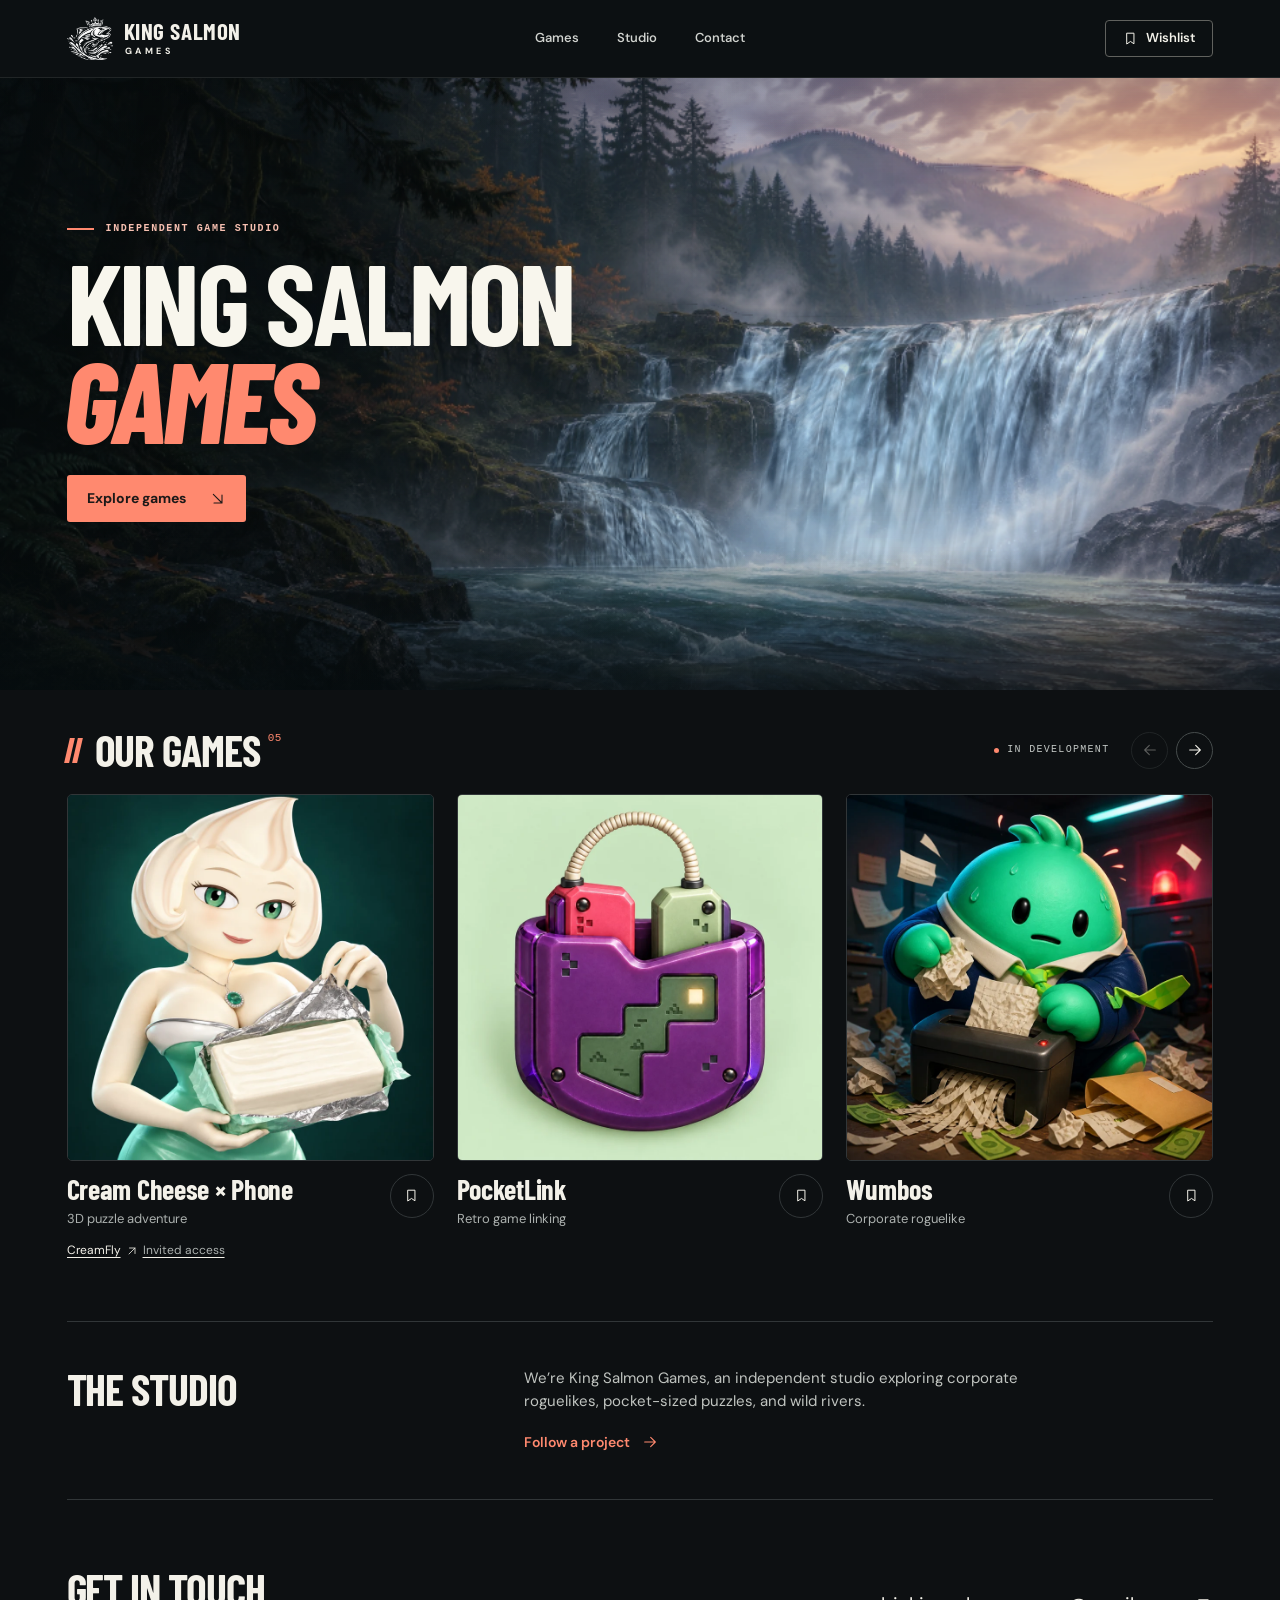
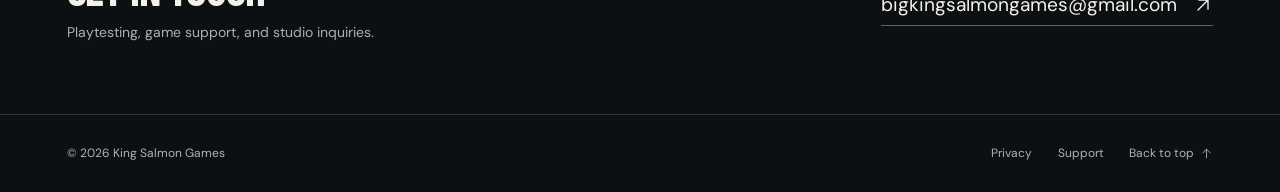
<file: index.html>
<!doctype html>
<html lang="en">
<head>
  <meta charset="utf-8">
  <meta name="viewport" content="width=device-width, initial-scale=1">
  <title>King Salmon Games</title>
  <meta name="description" content="Explore Cream Cheese × Phone, PocketLink, Wumbos, Kakatta, and Nemus Obscurum. Discover what's next from King Salmon Games and join a wishlist.">
  <meta name="theme-color" content="#0d1113">
  <link rel="canonical" href="https://kingsalmongames.com/">
  <link rel="icon" type="image/png" sizes="32x32" href="assets/favicon-32.png">
  <link rel="apple-touch-icon" sizes="192x192" href="assets/icon-192.png">
  <link rel="preload" as="font" href="assets/fonts/barlow-condensed-700.woff2" type="font/woff2" crossorigin>
  <link rel="preload" as="image" href="assets/ui.svg" type="image/svg+xml">
  <script>document.documentElement.classList.add('js-home');</script>
  <link rel="stylesheet" href="styles.css?v=25">
  <link rel="stylesheet" href="river-light.css?v=3">
  <script defer src="river-moon.js?v=1"></script>
  <script src="river-light.js?v=3"></script>
  <meta property="og:type" content="website">
  <meta property="og:site_name" content="King Salmon Games">
  <meta property="og:title" content="King Salmon Games">
  <meta property="og:description" content="Explore Cream Cheese × Phone, PocketLink, Wumbos, Kakatta, and Nemus Obscurum.">
  <meta property="og:url" content="https://kingsalmongames.com/">
  <meta property="og:image" content="https://kingsalmongames.com/assets/river-scene/studio-preview.jpg?v=2">
  <meta property="og:image:width" content="1200">
  <meta property="og:image:height" content="630">
  <meta property="og:image:alt" content="King Salmon Games against a forest waterfall at dusk.">
  <meta name="twitter:card" content="summary_large_image">
  <script type="application/ld+json">
  {
    "@context": "https://schema.org",
    "@type": "Organization",
    "name": "King Salmon Games",
    "url": "https://kingsalmongames.com/",
    "email": "bigkingsalmongames@gmail.com",
    "logo": "https://kingsalmongames.com/assets/king-salmon-mark.png",
    "description": "Independent studio creating Cream Cheese × Phone, PocketLink, Wumbos, Kakatta, and Nemus Obscurum."
  }
  </script>
  <script src="site.js?v=9" defer onerror="document.documentElement.classList.remove('js-home')"></script>
  <script type="module" src="water-surface.js?v=13"></script>
</head>
<body class="home-page" id="top">
  <a class="skip-link" href="#main">Skip to content</a>
  <header class="site-header">
    <div class="shell header-inner">
      <a class="brand" href="index.html" aria-label="King Salmon Games home">
        <img src="assets/studio-mark.webp?v=2" width="51" height="47" alt="">
        <span class="brand-type"><strong>King Salmon</strong><span>Games</span></span>
      </a>
      <nav class="primary-nav" id="primary-nav" aria-label="Primary">
        <a href="#games">Games</a><a href="#studio">Studio</a><a href="#contact">Contact</a>
      </nav>
      <div class="header-actions">
        <a class="nav-wishlist" href="wishlist.html"><svg class="icon" aria-hidden="true" focusable="false"><use href="assets/ui.svg#bookmark"></use></svg> Wishlist</a>
        <button type="button" class="menu-toggle" aria-controls="primary-nav" aria-expanded="false" aria-label="Open menu" hidden><svg class="icon icon-menu" aria-hidden="true" focusable="false"><use href="assets/ui.svg#menu"></use></svg><svg class="icon icon-close" aria-hidden="true" focusable="false"><use href="assets/ui.svg#close"></use></svg></button>
      </div>
    </div>
  </header>
  <main id="main">
    <section class="river-hero" aria-labelledby="hero-title">
      <picture class="scene-poster">
        <source media="(max-width: 680px)" srcset="assets/river-scene/river-start-mobile.webp?v=8">
        <img src="assets/river-scene/river-start-desktop.webp?v=8" width="1600" height="854" alt="" fetchpriority="high">
      </picture>
      <div class="river-film" aria-hidden="true">
        <div class="film-frame">
          <video data-river-water autoplay muted playsinline loop disablepictureinpicture disableremoteplayback>
            <source media="(max-width: 680px)" src="assets/river-scene/river-pool-mobile.mp4?v=6" type="video/mp4">
            <source src="assets/river-scene/river-pool-desktop.mp4?v=6" type="video/mp4">
          </video>
          <canvas class="film-pool"></canvas>
        </div>
      </div>
      <canvas data-water-surface aria-hidden="true"></canvas>
      <canvas class="river-light" aria-hidden="true"></canvas>
      <canvas class="river-moon" aria-hidden="true" hidden></canvas>
      <div class="hero-overlay">
        <div class="shell hero-inner">
          <div class="hero-copy">
            <p class="studio-label">Independent game studio</p>
            <h1 id="hero-title"><span>King Salmon</span> <em>Games</em></h1>
            <a class="explore-link" href="#games">Explore games <svg class="icon" aria-hidden="true" focusable="false"><use href="assets/ui.svg#arr-down-right"></use></svg></a>
          </div>
        </div>
      </div>
    </section>
    <section class="collection shell" id="games" aria-labelledby="games-heading">
      <div class="collection-heading">
        <div class="collection-title"><span class="slash-mark" aria-hidden="true"></span><h2 id="games-heading">Our games</h2><span class="game-count" aria-label="Five projects">05</span></div>
        <div class="collection-tools">
          <span class="dev-status"><i aria-hidden="true"></i>In development</span>
          <div class="gallery-buttons" hidden>
            <button class="round-button" type="button" aria-label="Previous games" aria-controls="game-track" data-previous><svg class="icon" aria-hidden="true" focusable="false"><use href="assets/ui.svg#arrow-left"></use></svg></button>
            <button class="round-button" type="button" aria-label="Next games" aria-controls="game-track" data-next><svg class="icon" aria-hidden="true" focusable="false"><use href="assets/ui.svg#arrow-right"></use></svg></button>
          </div>
        </div>
      </div>
      <ul class="game-track" id="game-track" aria-label="Game collection">
          <li class="game-card" id="creamcheese">
            <a href="creamcheese.html" class="game-image" aria-label="Explore Cream Cheese × Phone"><img src="assets/gallery/creamcheese.webp?v=2" width="840" height="840" alt="The cream-haired character cradles a silver-wrapped block of cream cheese." loading="lazy"></a>
            <div class="game-details">
              <a class="game-name" href="creamcheese.html"><h3>Cream Cheese × Phone</h3></a>
              <a class="card-wishlist" aria-label="Wishlist Cream Cheese × Phone" href="wishlist.html?game=creamcheese"><svg class="icon" aria-hidden="true" focusable="false"><use href="assets/ui.svg#bookmark"></use></svg></a>
              <p>3D puzzle adventure</p>
            </div><a class="creamfly" href="https://creamfly.kingsalmongames.chatgpt.site">CreamFly <svg class="icon" aria-hidden="true" focusable="false"><use href="assets/ui.svg#arr-up-right"></use></svg> <span>Invited access</span></a>
          </li>
          <li class="game-card" id="pocketlink">
            <a href="pocketlink.html" class="game-image" aria-label="Explore PocketLink"><img src="assets/gallery/pocketlink.webp?v=2" width="840" height="840" alt="Two colorful game cartridges connect inside a purple pocket." loading="lazy"></a>
            <div class="game-details">
              <a class="game-name" href="pocketlink.html"><h3>PocketLink</h3></a>
              <a class="card-wishlist" aria-label="Wishlist PocketLink" href="wishlist.html?game=pocketlink"><svg class="icon" aria-hidden="true" focusable="false"><use href="assets/ui.svg#bookmark"></use></svg></a>
              <p>Retro game linking</p>
            </div>
          </li>
          <li class="game-card" id="wumbos">
            <span id="trade" class="legacy-anchor"></span><span id="manipulate" class="legacy-anchor"></span><span id="survive" class="legacy-anchor"></span><span id="customize" class="legacy-anchor"></span>
            <a href="wumbos.html" class="game-image" aria-label="Explore Wumbos"><img src="assets/gallery/wumbos.webp?v=3" width="840" height="840" alt="A green Wumbo feeds papers into a shredder under a red warning light." loading="lazy"></a>
            <div class="game-details">
              <a class="game-name" href="wumbos.html"><h3>Wumbos</h3></a>
              <a class="card-wishlist" aria-label="Wishlist Wumbos" href="wishlist.html?game=wumbos"><svg class="icon" aria-hidden="true" focusable="false"><use href="assets/ui.svg#bookmark"></use></svg></a>
              <p>Corporate roguelike</p>
            </div>
          </li>
          <li class="game-card" id="kakatta">
            <a href="kakatta.html" class="game-image" aria-label="Explore Kakatta"><img src="assets/gallery/kakatta.webp?v=2" width="840" height="840" alt="A silver salmon leaps above a sunlit mountain river." loading="lazy"></a>
            <div class="game-details">
              <a class="game-name" href="kakatta.html"><h3>Kakatta</h3></a>
              <a class="card-wishlist" aria-label="Wishlist Kakatta" href="wishlist.html?game=kakatta"><svg class="icon" aria-hidden="true" focusable="false"><use href="assets/ui.svg#bookmark"></use></svg></a>
              <p>Action fishing</p>
            </div>
          </li>
          <li class="game-card" id="nemus-obscurum">
            <a href="nemus-obscurum.html" class="game-image" aria-label="Explore Nemus Obscurum"><img src="assets/gallery/nemus.webp?v=2" width="840" height="840" alt="Old trees and tangled roots surround a misty forest path." loading="lazy"></a>
            <div class="game-details">
              <a class="game-name" href="nemus-obscurum.html"><h3>Nemus Obscurum</h3></a>
              <a class="card-wishlist" aria-label="Wishlist Nemus Obscurum" href="wishlist.html?game=nemus-obscurum"><svg class="icon" aria-hidden="true" focusable="false"><use href="assets/ui.svg#bookmark"></use></svg></a>
              <p>Platformer / simulation</p>
            </div>
          </li>
      </ul>
    </section>
    <section class="studio-block shell" id="studio" aria-labelledby="studio-heading">
      <div class="studio-panel">
        <h2 id="studio-heading">The studio</h2>
        <div class="studio-info">
          <p>We’re King Salmon Games, an independent studio exploring corporate roguelikes, pocket-sized puzzles, and wild rivers.</p>
          <a class="text-link" href="wishlist.html">Follow a project <svg class="icon" aria-hidden="true" focusable="false"><use href="assets/ui.svg#arrow-right"></use></svg></a>
        </div>
      </div>
    </section>
    <section class="contact-block shell" id="contact" aria-labelledby="contact-heading">
      <div><h2 id="contact-heading">Get in touch</h2><p>Playtesting, game support, and studio inquiries.</p></div>
      <a class="contact-email" href="mailto:bigkingsalmongames@gmail.com">bigkingsalmongames@gmail.com <svg class="icon" aria-hidden="true" focusable="false"><use href="assets/ui.svg#arr-up-right"></use></svg></a>
    </section>
  </main>
  <footer class="site-footer">
    <div class="shell footer-inner">
      <span>© 2026 King Salmon Games</span>
      <nav aria-label="Legal and support"><a href="privacy.html">Privacy</a><a href="support.html">Support</a><a href="#top">Back to top <svg class="icon up-arrow" aria-hidden="true" focusable="false"><use href="assets/ui.svg#arrow-right"></use></svg></a></nav>
    </div>
  </footer>
</body>
</html>
</file>
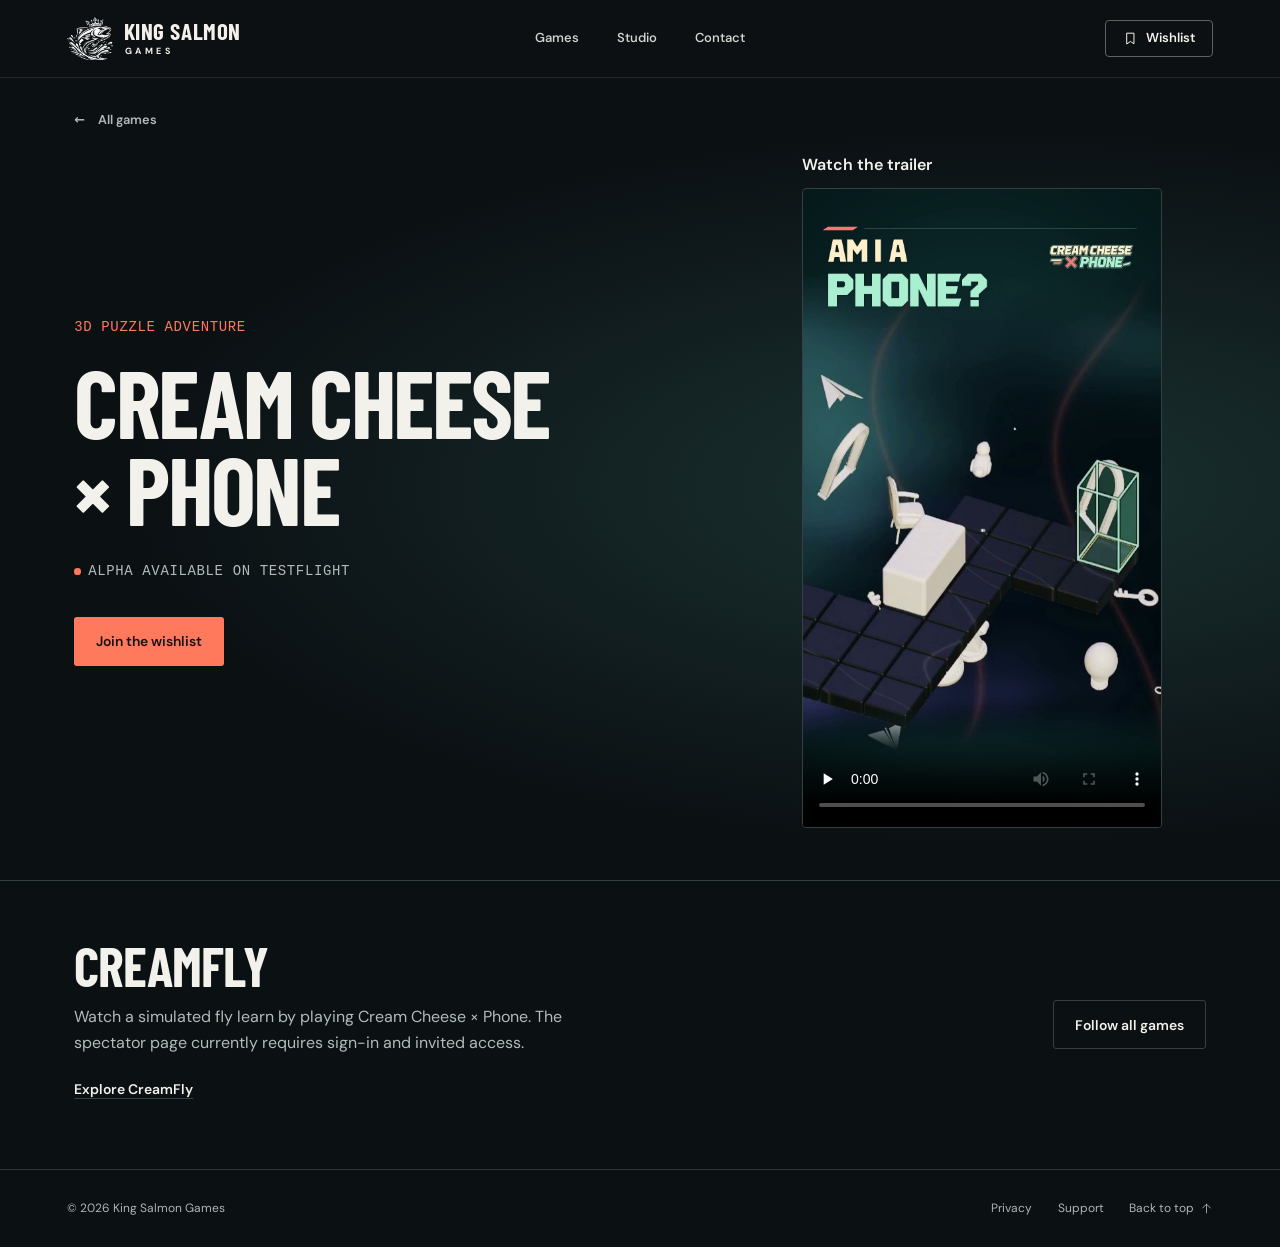
<file: creamcheese.html>
<!doctype html>
<html lang="en">
<head>
  <meta charset="utf-8">
  <meta name="viewport" content="width=device-width, initial-scale=1">
  <title>Cream Cheese × Phone — King Salmon Games</title>
  <meta name="description" content="Six puzzle worlds. Four racers. One goal. Watch the Cream Cheese × Phone gameplay trailer and join the wishlist.">
  <meta name="theme-color" content="#0b1013">
  <link rel="canonical" href="https://kingsalmongames.com/creamcheese.html">
  <link rel="icon" type="image/png" sizes="32x32" href="assets/favicon-32.png">
  <link rel="apple-touch-icon" sizes="192x192" href="assets/icon-192.png">
  <link rel="preload" as="image" href="assets/ui.svg" type="image/svg+xml">
  <link rel="stylesheet" href="styles.css?v=23">
  <link rel="stylesheet" href="interior.css?v=1">
  <link rel="stylesheet" href="creamcheese.css?v=2">
  <meta property="og:type" content="website">
  <meta property="og:site_name" content="King Salmon Games">
  <meta property="og:title" content="Cream Cheese × Phone — King Salmon Games">
  <meta property="og:description" content="Six puzzle worlds. Four racers. One goal. Watch the Cream Cheese × Phone gameplay trailer and join the wishlist.">
  <meta property="og:url" content="https://kingsalmongames.com/creamcheese.html">
  <meta property="og:image" content="https://kingsalmongames.com/assets/creamcheese-character.jpg">
  <meta property="og:image:width" content="1024">
  <meta property="og:image:height" content="1024">
  <meta property="og:image:alt" content="The cream-haired Cream Cheese × Phone character holds a block of cream cheese in its silver wrapper.">
  <meta name="twitter:card" content="summary">
  <script src="site.js?v=9" defer></script>
</head>
<body class="interior-page project-page creamcheese-page" id="top">
  <a class="skip-link" href="#main">Skip to content</a>
  <header class="site-header">
    <div class="shell header-inner">
      <a class="brand" href="index.html" aria-label="King Salmon Games home">
        <img src="assets/studio-mark.webp?v=2" width="51" height="47" alt="">
        <span class="brand-type"><strong>King Salmon</strong><span>Games</span></span>
      </a>
      <nav class="primary-nav" id="primary-nav" aria-label="Primary">
        <a href="index.html#games">Games</a><a href="index.html#studio">Studio</a><a href="index.html#contact">Contact</a>
      </nav>
      <div class="header-actions">
        <a class="nav-wishlist" href="wishlist.html"><svg class="icon" aria-hidden="true" focusable="false"><use href="assets/ui.svg#bookmark"></use></svg> Wishlist</a>
        <button type="button" class="menu-toggle" aria-controls="primary-nav" aria-expanded="false" aria-label="Open menu" hidden><svg class="icon icon-menu" aria-hidden="true" focusable="false"><use href="assets/ui.svg#menu"></use></svg><svg class="icon icon-close" aria-hidden="true" focusable="false"><use href="assets/ui.svg#close"></use></svg></button>
      </div>
    </div>
  </header>
  <main id="main">
    <section class="project-cover" id="creamcheese" aria-labelledby="project-title">
      <div class="inner-shell">
        <a class="inner-back" href="index.html#games"><span aria-hidden="true">←</span> All games</a>
        <div class="cover-grid">
          <div class="cover-copy">
            <p class="inner-label">3D puzzle adventure</p>
            <h1 id="project-title">Cream Cheese × Phone</h1>
            <ul class="project-specs"><li>Alpha available on TestFlight</li></ul>
            <a class="inner-action" href="wishlist.html?game=creamcheese" aria-label="Join the Cream Cheese × Phone email wishlist">Join the wishlist</a>
          </div>
          <div class="cream-trailer">
            <div class="trailer-heading"><h2 id="trailer-title">Watch the trailer</h2></div>
            <video controls playsinline preload="none" width="1080" height="1920" poster="assets/trailers/creamcheese-solo-multiplayer-poster.jpg" aria-labelledby="trailer-title">
              <source src="assets/trailers/creamcheese-solo-multiplayer-60s.mp4" type="video/mp4">
              <p>Your browser does not support this video. <a href="assets/trailers/creamcheese-solo-multiplayer-60s.mp4">Watch the trailer as an MP4.</a></p>
            </video>
          </div>
        </div>
      </div>
    </section>
    <section class="project-aside cream-more inner-shell" id="contact" aria-labelledby="creamfly-title">
      <div><h2 id="creamfly-title">CreamFly</h2><p>Watch a simulated fly learn by playing Cream Cheese × Phone. The spectator page currently requires sign-in and invited access.</p>
      <a class="inner-link" href="https://creamfly.kingsalmongames.chatgpt.site">Explore CreamFly</a></div>
      <a class="inner-action is-secondary" href="wishlist.html?game=all">Follow all games</a>
    </section>
  </main>
  <footer class="site-footer">
    <div class="shell footer-inner">
      <span>© 2026 King Salmon Games</span>
      <nav aria-label="Legal and support"><a href="privacy.html">Privacy</a><a href="support.html">Support</a><a href="#top">Back to top <svg class="icon up-arrow" aria-hidden="true" focusable="false"><use href="assets/ui.svg#arrow-right"></use></svg></a></nav>
    </div>
  </footer>
</body>
</html>
</file>
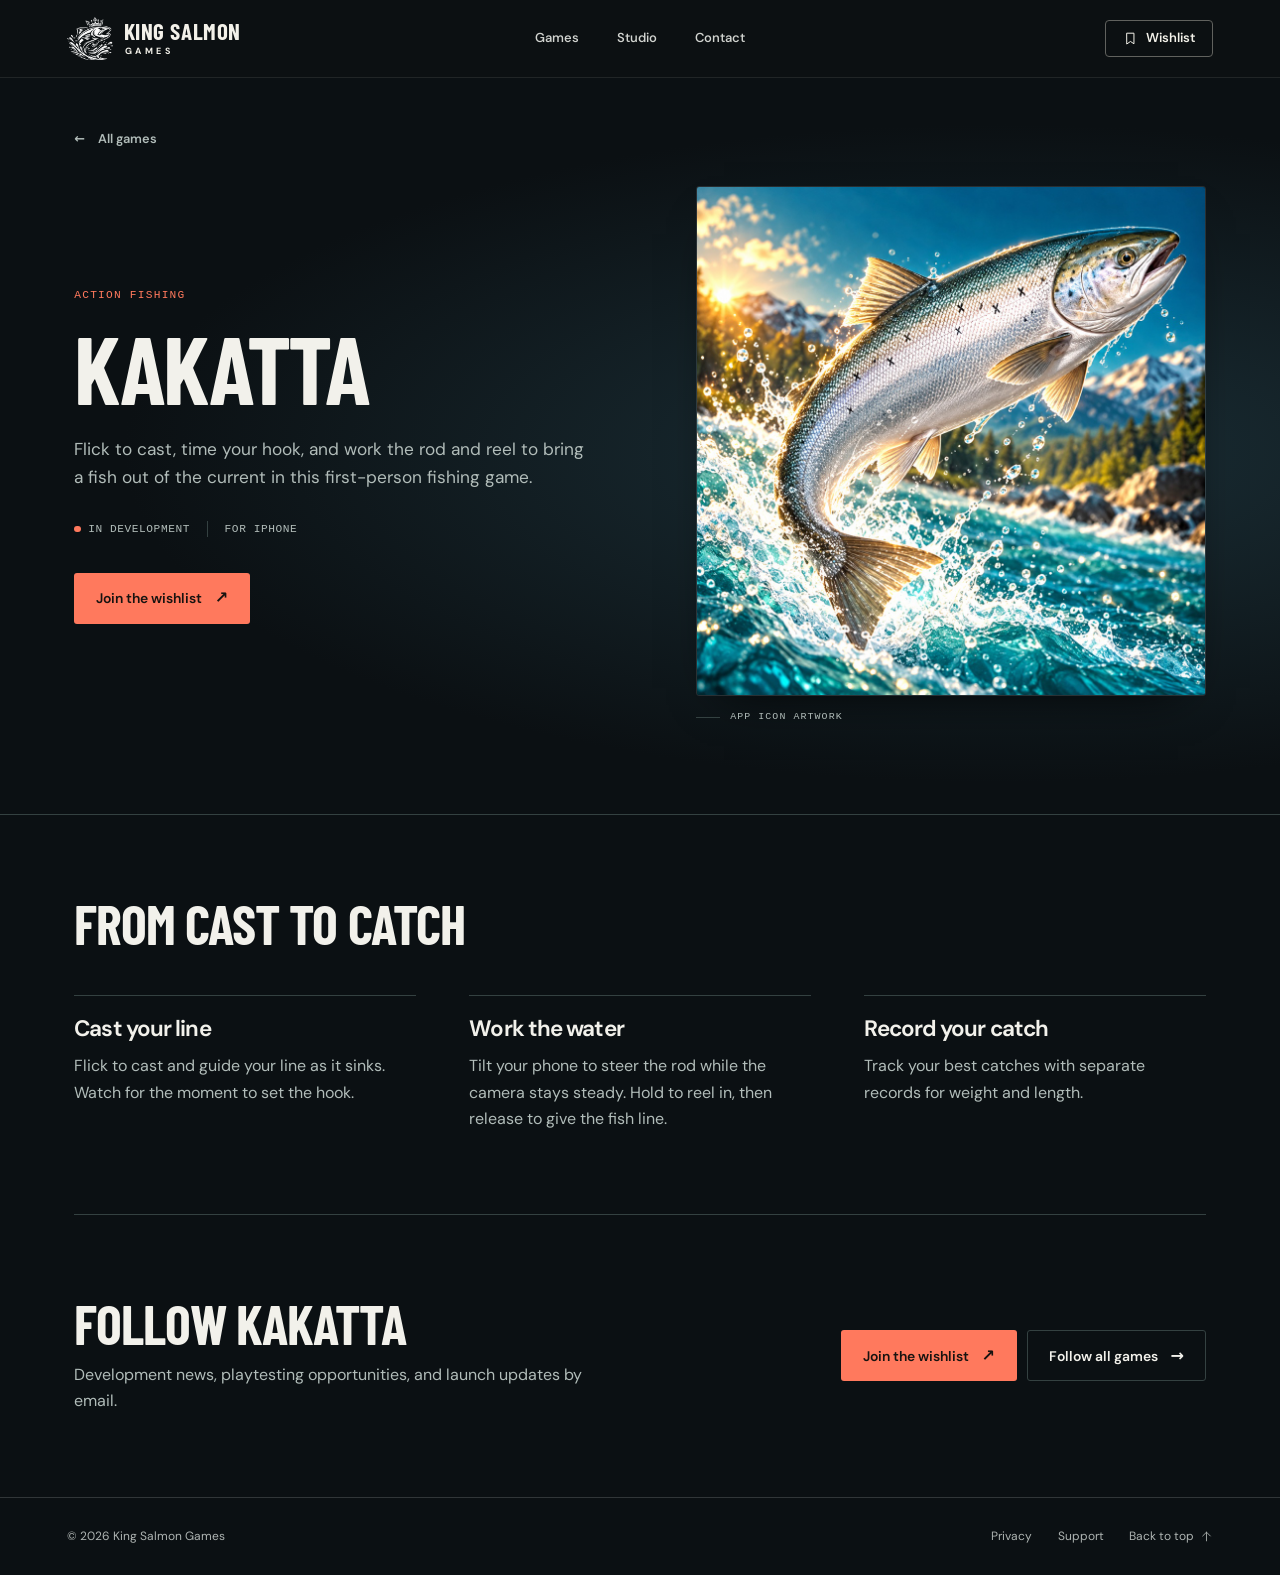
<file: kakatta.html>
<!doctype html>
<html lang="en">
<head>
  <meta charset="utf-8">
  <meta name="viewport" content="width=device-width, initial-scale=1">
  <title>Kakatta — King Salmon Games</title>
  <meta name="description" content="A first-person fishing game for iPhone. Flick to cast, time your hook, and work the rod and reel to bring your catch out of the current.">
  <meta name="theme-color" content="#0b1013">
  <link rel="canonical" href="https://kingsalmongames.com/kakatta.html">
  <link rel="icon" type="image/png" sizes="32x32" href="assets/favicon-32.png">
  <link rel="apple-touch-icon" sizes="192x192" href="assets/icon-192.png">
  <link rel="preload" as="image" href="assets/ui.svg" type="image/svg+xml">
  <link rel="stylesheet" href="styles.css?v=23">
  <link rel="stylesheet" href="interior.css?v=1">
  <meta property="og:type" content="website">
  <meta property="og:site_name" content="King Salmon Games">
  <meta property="og:title" content="Kakatta — King Salmon Games">
  <meta property="og:description" content="A first-person fishing game for iPhone. Flick to cast, time your hook, and work the rod and reel to bring your catch out of the current.">
  <meta property="og:url" content="https://kingsalmongames.com/kakatta.html">
  <meta property="og:image" content="https://kingsalmongames.com/assets/kakatta-app-icon.jpg">
  <meta property="og:image:width" content="1024">
  <meta property="og:image:height" content="1024">
  <meta property="og:image:alt" content="A silver Atlantic salmon leaps from a turquoise mountain river.">
  <meta name="twitter:card" content="summary">
  <script src="site.js?v=9" defer></script>
</head>
<body class="interior-page project-page kakatta-page" id="top">
  <a class="skip-link" href="#main">Skip to content</a>
  <header class="site-header">
    <div class="shell header-inner">
      <a class="brand" href="index.html" aria-label="King Salmon Games home">
        <img src="assets/studio-mark.webp?v=2" width="51" height="47" alt="">
        <span class="brand-type"><strong>King Salmon</strong><span>Games</span></span>
      </a>
      <nav class="primary-nav" id="primary-nav" aria-label="Primary">
        <a href="index.html#games">Games</a><a href="index.html#studio">Studio</a><a href="index.html#contact">Contact</a>
      </nav>
      <div class="header-actions">
        <a class="nav-wishlist" href="wishlist.html"><svg class="icon" aria-hidden="true" focusable="false"><use href="assets/ui.svg#bookmark"></use></svg> Wishlist</a>
        <button type="button" class="menu-toggle" aria-controls="primary-nav" aria-expanded="false" aria-label="Open menu" hidden><svg class="icon icon-menu" aria-hidden="true" focusable="false"><use href="assets/ui.svg#menu"></use></svg><svg class="icon icon-close" aria-hidden="true" focusable="false"><use href="assets/ui.svg#close"></use></svg></button>
      </div>
    </div>
  </header>
  <main id="main">
    <section class="project-cover" id="kakatta" aria-labelledby="project-title">
      <div class="inner-shell">
        <a class="inner-back" href="index.html#games"><span aria-hidden="true">←</span> All games</a>
        <div class="cover-grid">
          <div class="cover-copy">
            <p class="inner-label">Action fishing</p>
            <h1 id="project-title">Kakatta</h1>
            <p class="project-summary">Flick to cast, time your hook, and work the rod and reel to bring a fish out of the current in this first-person fishing game.</p>
            <ul class="project-specs"><li>In development</li><li>For iPhone</li></ul>
            <a class="inner-action" href="wishlist.html?game=kakatta" aria-label="Join the Kakatta email wishlist">Join the wishlist <span aria-hidden="true">↗</span></a>
          </div>
          <figure class="cover-art">
            <img src="assets/kakatta-app-icon.jpg" width="1024" height="1024" alt="A silver Atlantic salmon leaps from a turquoise mountain river." fetchpriority="high">
            <figcaption>App icon artwork</figcaption>
          </figure>
        </div>
      </div>
    </section>
    <section class="feature-index inner-shell" aria-labelledby="story-title">
        <h2 id="story-title">From cast to catch</h2>
        <div class="feature-columns">
          <article><h3>Cast your line</h3><p>Flick to cast and guide your line as it sinks. Watch for the moment to set the hook.</p></article>
          <article><h3>Work the water</h3><p>Tilt your phone to steer the rod while the camera stays steady. Hold to reel in, then release to give the fish line.</p></article>
          <article><h3>Record your catch</h3><p>Track your best catches with separate records for weight and length.</p></article>
        </div>
    </section>

    <section class="inner-follow inner-shell" id="contact" aria-labelledby="follow-title">
      <div><h2 id="follow-title">Follow Kakatta</h2><p>Development news, playtesting opportunities, and launch updates by email.</p></div>
      <div class="inner-actions">
        <a class="inner-action" href="wishlist.html?game=kakatta" aria-label="Join the Kakatta email wishlist">Join the wishlist <span aria-hidden="true">↗</span></a>
        <a class="inner-action is-secondary" href="wishlist.html?game=all">Follow all games <span aria-hidden="true">→</span></a>
      </div>
    </section>
  </main>
  <footer class="site-footer">
    <div class="shell footer-inner">
      <span>© 2026 King Salmon Games</span>
      <nav aria-label="Legal and support"><a href="privacy.html">Privacy</a><a href="support.html">Support</a><a href="#top">Back to top <svg class="icon up-arrow" aria-hidden="true" focusable="false"><use href="assets/ui.svg#arrow-right"></use></svg></a></nav>
    </div>
  </footer>
</body>
</html>
</file>
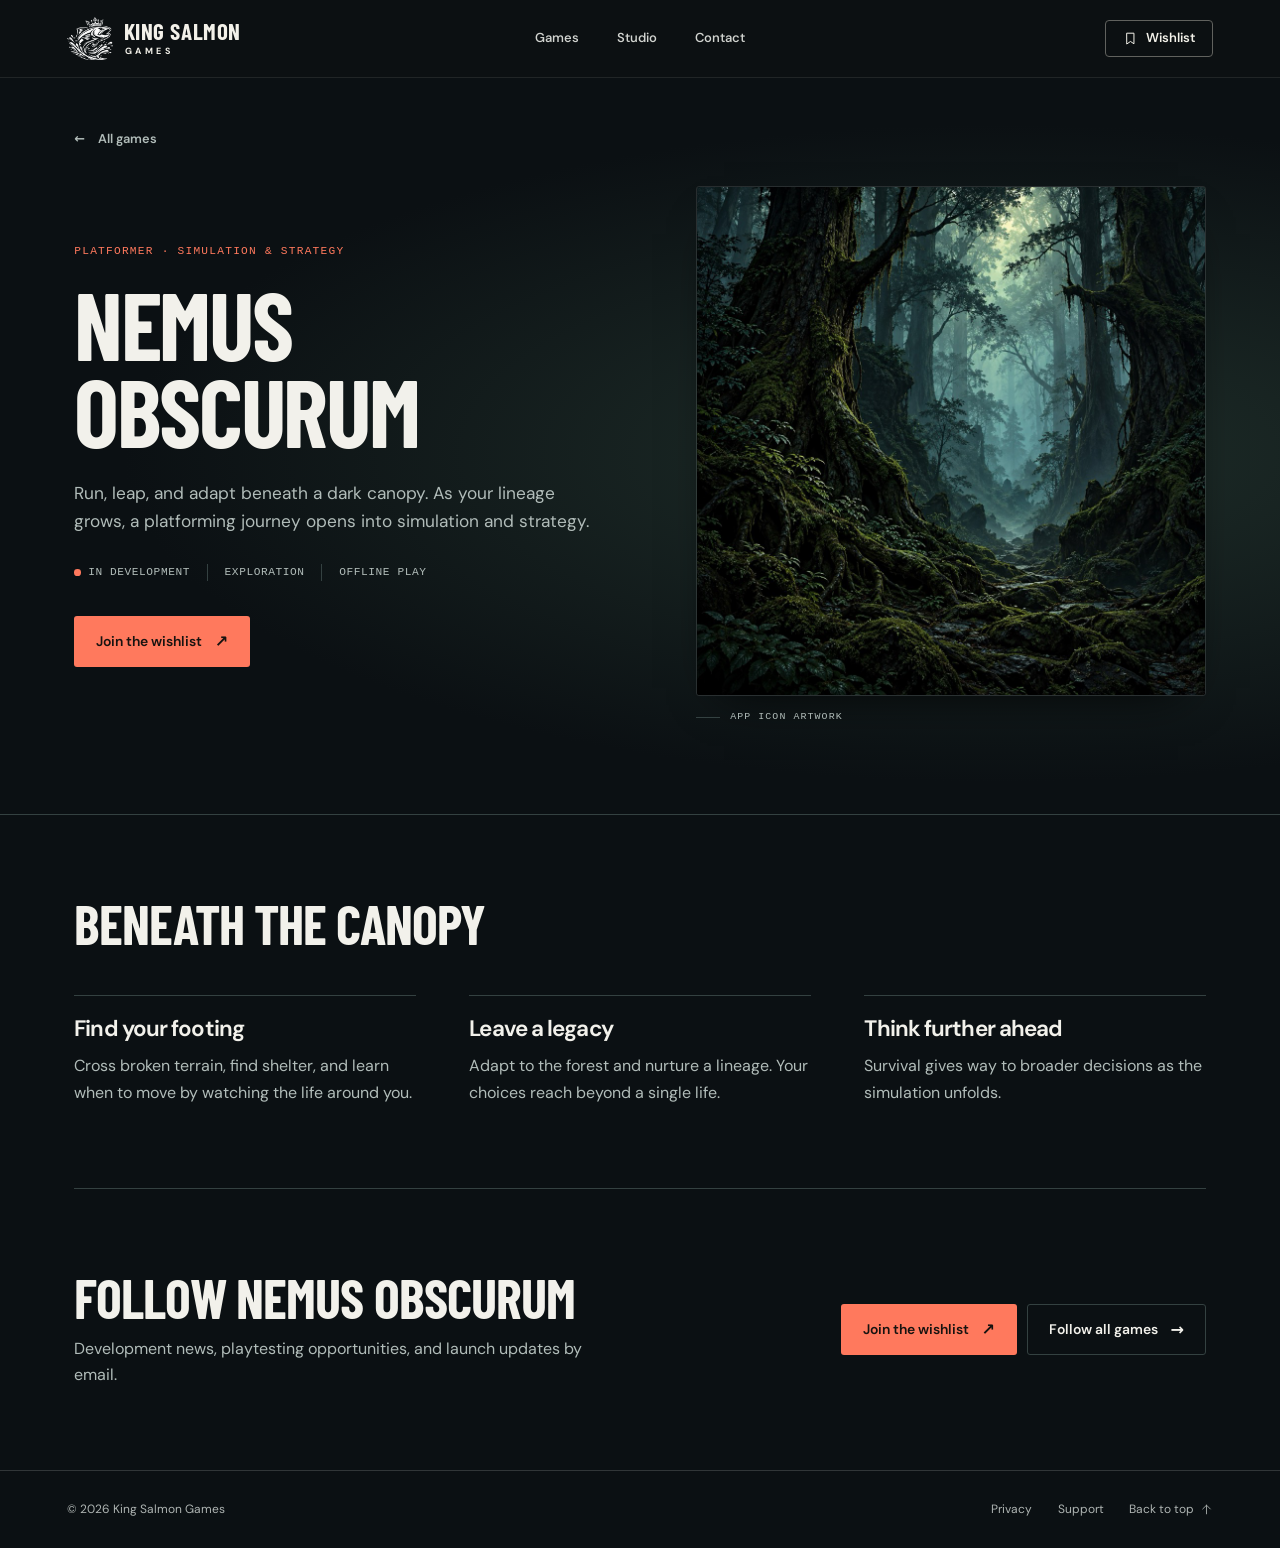
<file: nemus-obscurum.html>
<!doctype html>
<html lang="en">
<head>
  <meta charset="utf-8">
  <meta name="viewport" content="width=device-width, initial-scale=1">
  <title>Nemus Obscurum — King Salmon Games</title>
  <meta name="description" content="Begin beneath a dark canopy. Run, leap, and adapt in a living forest. As your lineage grows, a platforming journey opens into a deeper game of simulation and strategy.">
  <meta name="theme-color" content="#0b1013">
  <link rel="canonical" href="https://kingsalmongames.com/nemus-obscurum.html">
  <link rel="icon" type="image/png" sizes="32x32" href="assets/favicon-32.png">
  <link rel="apple-touch-icon" sizes="192x192" href="assets/icon-192.png">
  <link rel="preload" as="image" href="assets/ui.svg" type="image/svg+xml">
  <link rel="stylesheet" href="styles.css?v=23">
  <link rel="stylesheet" href="interior.css?v=1">
  <meta property="og:type" content="website">
  <meta property="og:site_name" content="King Salmon Games">
  <meta property="og:title" content="Nemus Obscurum — King Salmon Games">
  <meta property="og:description" content="Begin beneath a dark canopy. Run, leap, and adapt in a living forest. As your lineage grows, a platforming journey opens into a deeper game of simulation and strategy.">
  <meta property="og:url" content="https://kingsalmongames.com/nemus-obscurum.html">
  <meta property="og:image" content="https://kingsalmongames.com/assets/nemus-app-icon.jpg">
  <meta property="og:image:width" content="1024">
  <meta property="og:image:height" content="1024">
  <meta property="og:image:alt" content="Ancient trees and tangled roots disappear into a dark, misty forest.">
  <meta name="twitter:card" content="summary">
  <script src="site.js?v=9" defer></script>
</head>
<body class="interior-page project-page nemus-obscurum-page" id="top">
  <a class="skip-link" href="#main">Skip to content</a>
  <header class="site-header">
    <div class="shell header-inner">
      <a class="brand" href="index.html" aria-label="King Salmon Games home">
        <img src="assets/studio-mark.webp?v=2" width="51" height="47" alt="">
        <span class="brand-type"><strong>King Salmon</strong><span>Games</span></span>
      </a>
      <nav class="primary-nav" id="primary-nav" aria-label="Primary">
        <a href="index.html#games">Games</a><a href="index.html#studio">Studio</a><a href="index.html#contact">Contact</a>
      </nav>
      <div class="header-actions">
        <a class="nav-wishlist" href="wishlist.html"><svg class="icon" aria-hidden="true" focusable="false"><use href="assets/ui.svg#bookmark"></use></svg> Wishlist</a>
        <button type="button" class="menu-toggle" aria-controls="primary-nav" aria-expanded="false" aria-label="Open menu" hidden><svg class="icon icon-menu" aria-hidden="true" focusable="false"><use href="assets/ui.svg#menu"></use></svg><svg class="icon icon-close" aria-hidden="true" focusable="false"><use href="assets/ui.svg#close"></use></svg></button>
      </div>
    </div>
  </header>
  <main id="main">
    <section class="project-cover" id="nemus-obscurum" aria-labelledby="project-title">
      <div class="inner-shell">
        <a class="inner-back" href="index.html#games"><span aria-hidden="true">←</span> All games</a>
        <div class="cover-grid">
          <div class="cover-copy">
            <p class="inner-label">Platformer · Simulation &amp; strategy</p>
            <h1 id="project-title">Nemus Obscurum</h1>
            <p class="project-summary">Run, leap, and adapt beneath a dark canopy. As your lineage grows, a platforming journey opens into simulation and strategy.</p>
            <ul class="project-specs"><li>In development</li><li>Exploration</li><li>Offline play</li></ul>
            <a class="inner-action" href="wishlist.html?game=nemus-obscurum" aria-label="Join the Nemus Obscurum email wishlist">Join the wishlist <span aria-hidden="true">↗</span></a>
          </div>
          <figure class="cover-art">
            <img src="assets/nemus-app-icon.jpg" width="1024" height="1024" alt="Ancient trees and tangled roots recede into a dark, misty forest." fetchpriority="high">
            <figcaption>App icon artwork</figcaption>
          </figure>
        </div>
      </div>
    </section>
    <section class="feature-index inner-shell" aria-labelledby="story-title">
        <h2 id="story-title">Beneath the canopy</h2>
        <div class="feature-columns">
          <article><h3>Find your footing</h3><p>Cross broken terrain, find shelter, and learn when to move by watching the life around you.</p></article>
          <article><h3>Leave a legacy</h3><p>Adapt to the forest and nurture a lineage. Your choices reach beyond a single life.</p></article>
          <article><h3>Think further ahead</h3><p>Survival gives way to broader decisions as the simulation unfolds.</p></article>
        </div>
    </section>

    <section class="inner-follow inner-shell" id="contact" aria-labelledby="follow-title">
      <div><h2 id="follow-title">Follow Nemus Obscurum</h2><p>Development news, playtesting opportunities, and launch updates by email.</p></div>
      <div class="inner-actions">
        <a class="inner-action" href="wishlist.html?game=nemus-obscurum" aria-label="Join the Nemus Obscurum email wishlist">Join the wishlist <span aria-hidden="true">↗</span></a>
        <a class="inner-action is-secondary" href="wishlist.html?game=all">Follow all games <span aria-hidden="true">→</span></a>
      </div>
    </section>
  </main>
  <footer class="site-footer">
    <div class="shell footer-inner">
      <span>© 2026 King Salmon Games</span>
      <nav aria-label="Legal and support"><a href="privacy.html">Privacy</a><a href="support.html">Support</a><a href="#top">Back to top <svg class="icon up-arrow" aria-hidden="true" focusable="false"><use href="assets/ui.svg#arrow-right"></use></svg></a></nav>
    </div>
  </footer>
</body>
</html>
</file>
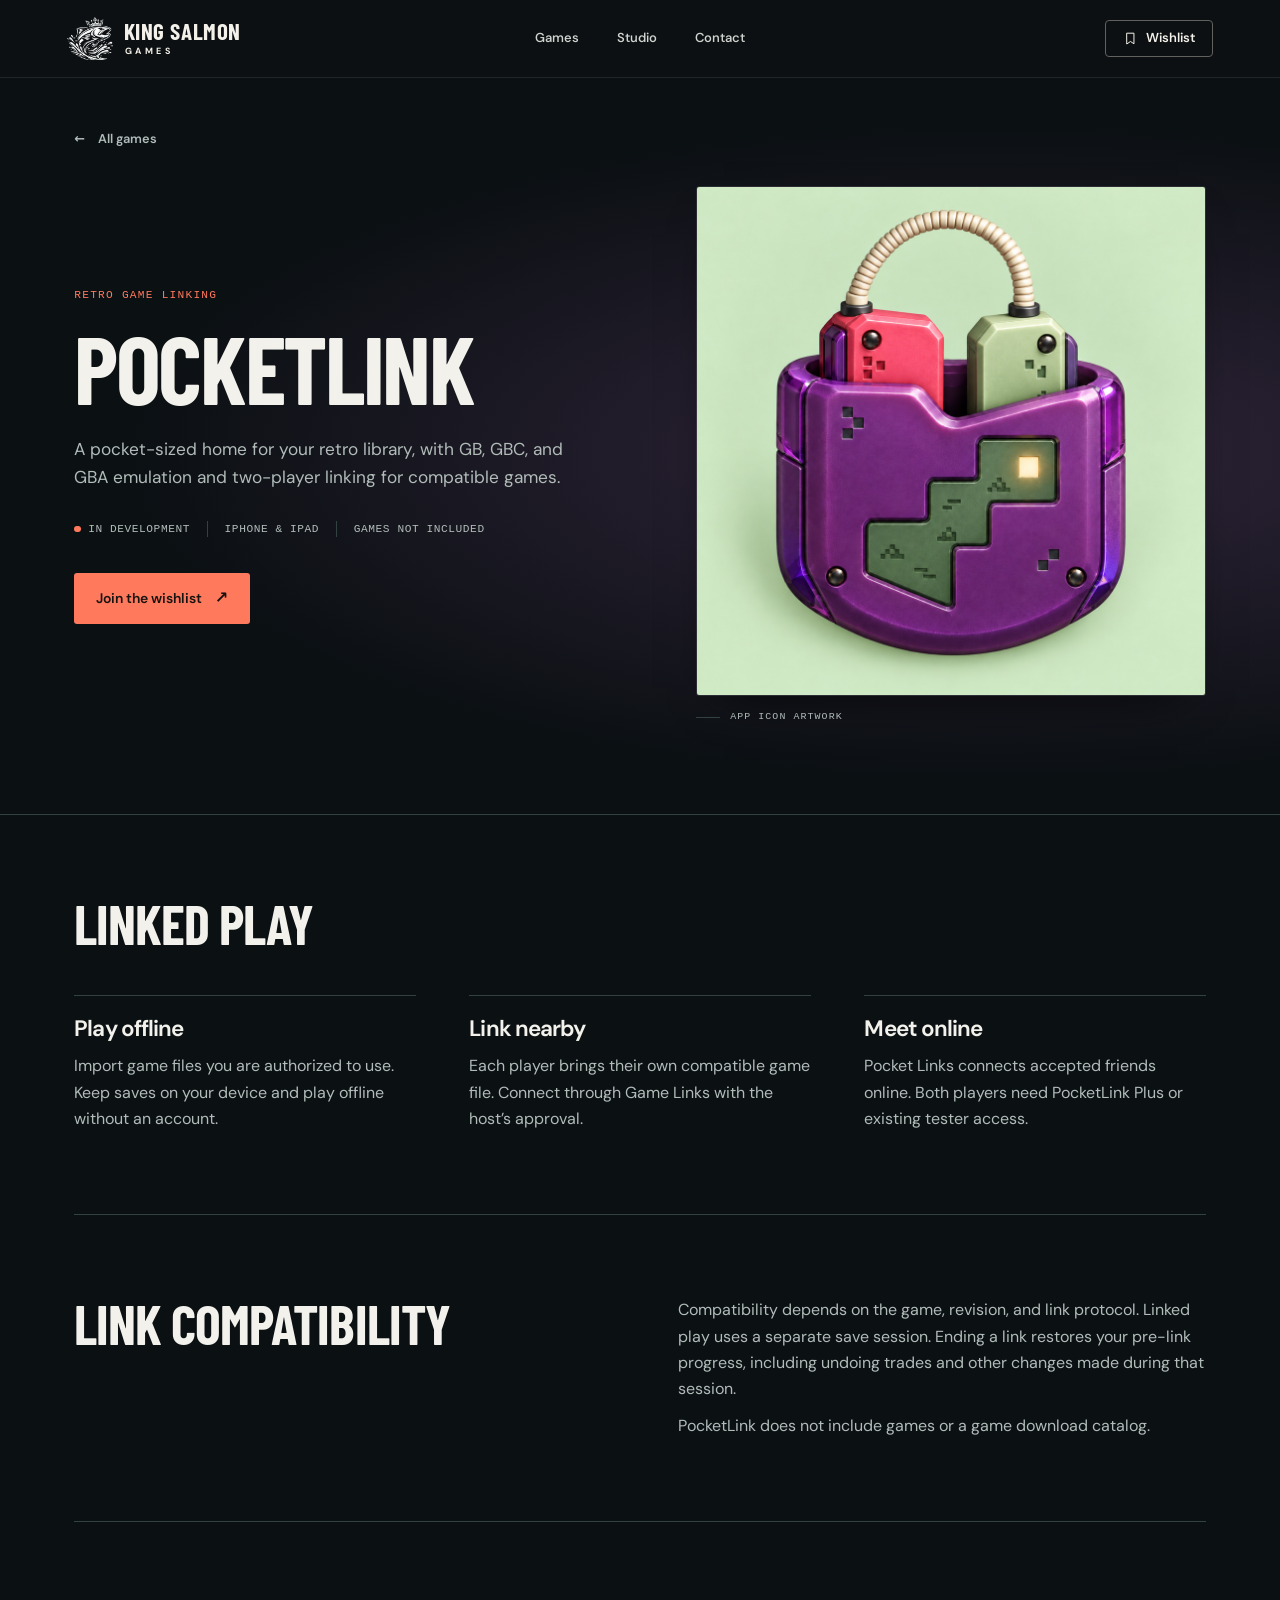
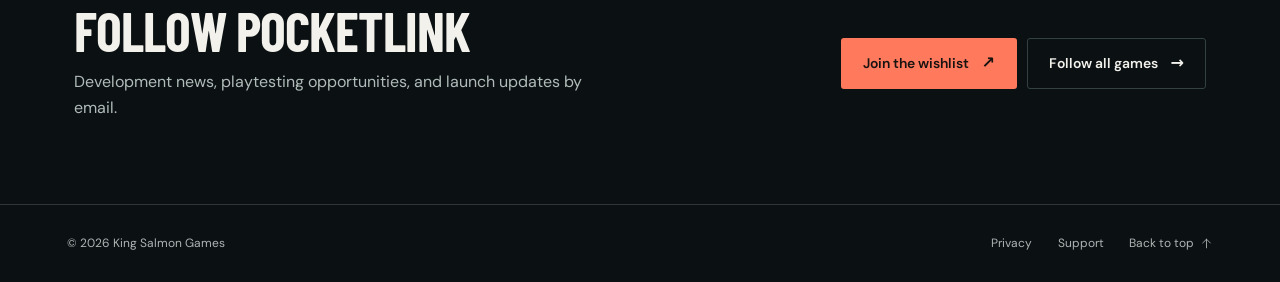
<file: pocketlink.html>
<!doctype html>
<html lang="en">
<head>
  <meta charset="utf-8">
  <meta name="viewport" content="width=device-width, initial-scale=1">
  <title>PocketLink — King Salmon Games</title>
  <meta name="description" content="A pocket-sized home for your retro games, with GB, GBC, and GBA emulation and two-player linking for compatible games on iPhone and iPad.">
  <meta name="theme-color" content="#0b1013">
  <link rel="canonical" href="https://kingsalmongames.com/pocketlink.html">
  <link rel="icon" type="image/png" sizes="32x32" href="assets/favicon-32.png">
  <link rel="apple-touch-icon" sizes="192x192" href="assets/icon-192.png">
  <link rel="preload" as="image" href="assets/ui.svg" type="image/svg+xml">
  <link rel="stylesheet" href="styles.css?v=23">
  <link rel="stylesheet" href="interior.css?v=1">
  <meta property="og:type" content="website">
  <meta property="og:site_name" content="King Salmon Games">
  <meta property="og:title" content="PocketLink — King Salmon Games">
  <meta property="og:description" content="A pocket-sized home for your retro games, with GB, GBC, and GBA emulation and two-player linking for compatible games on iPhone and iPad.">
  <meta property="og:url" content="https://kingsalmongames.com/pocketlink.html">
  <meta property="og:image" content="https://kingsalmongames.com/assets/pocketlink-artwork.jpg">
  <meta property="og:image:width" content="1024">
  <meta property="og:image:height" content="1024">
  <meta property="og:image:alt" content="Red and green cartridges linked by a cable inside a translucent purple pocket.">
  <meta name="twitter:card" content="summary">
  <script src="site.js?v=9" defer></script>
</head>
<body class="interior-page project-page pocketlink-page" id="top">
  <a class="skip-link" href="#main">Skip to content</a>
  <header class="site-header">
    <div class="shell header-inner">
      <a class="brand" href="index.html" aria-label="King Salmon Games home">
        <img src="assets/studio-mark.webp?v=2" width="51" height="47" alt="">
        <span class="brand-type"><strong>King Salmon</strong><span>Games</span></span>
      </a>
      <nav class="primary-nav" id="primary-nav" aria-label="Primary">
        <a href="index.html#games">Games</a><a href="index.html#studio">Studio</a><a href="index.html#contact">Contact</a>
      </nav>
      <div class="header-actions">
        <a class="nav-wishlist" href="wishlist.html"><svg class="icon" aria-hidden="true" focusable="false"><use href="assets/ui.svg#bookmark"></use></svg> Wishlist</a>
        <button type="button" class="menu-toggle" aria-controls="primary-nav" aria-expanded="false" aria-label="Open menu" hidden><svg class="icon icon-menu" aria-hidden="true" focusable="false"><use href="assets/ui.svg#menu"></use></svg><svg class="icon icon-close" aria-hidden="true" focusable="false"><use href="assets/ui.svg#close"></use></svg></button>
      </div>
    </div>
  </header>
  <main id="main">
    <section class="project-cover" id="pocketlink" aria-labelledby="project-title">
      <div class="inner-shell">
        <a class="inner-back" href="index.html#games"><span aria-hidden="true">←</span> All games</a>
        <div class="cover-grid">
          <div class="cover-copy">
            <p class="inner-label">Retro game linking</p>
            <h1 id="project-title">PocketLink</h1>
            <p class="project-summary">A pocket-sized home for your retro library, with GB, GBC, and GBA emulation and two-player linking for compatible games.</p>
            <ul class="project-specs"><li>In development</li><li>iPhone &amp; iPad</li><li>Games not included</li></ul>
            <a class="inner-action" href="wishlist.html?game=pocketlink" aria-label="Join the PocketLink email wishlist">Join the wishlist <span aria-hidden="true">↗</span></a>
          </div>
          <figure class="cover-art">
            <img src="assets/pocketlink-artwork.jpg" width="1024" height="1024" alt="Red and green cartridges linked by a cable inside a translucent purple pocket." fetchpriority="high">
            <figcaption>App icon artwork</figcaption>
          </figure>
        </div>
      </div>
    </section>
    <section class="feature-index inner-shell" aria-labelledby="story-title">
        <h2 id="story-title">Linked play</h2>
        <div class="feature-columns">
          <article><h3>Play offline</h3><p>Import game files you are authorized to use. Keep saves on your device and play offline without an account.</p></article>
          <article><h3>Link nearby</h3><p>Each player brings their own compatible game file. Connect through Game Links with the host’s approval.</p></article>
          <article><h3>Meet online</h3><p>Pocket Links connects accepted friends online. Both players need PocketLink Plus or existing tester access.</p></article>
        </div>
    </section>
    <section class="project-aside inner-shell" aria-labelledby="link-notes-title">
      <h2 id="link-notes-title">Link compatibility</h2>
      <div><p>Compatibility depends on the game, revision, and link protocol. Linked play uses a separate save session. Ending a link restores your pre-link progress, including undoing trades and other changes made during that session.</p>
      <p>PocketLink does not include games or a game download catalog.</p></div>
    </section>
    <section class="inner-follow inner-shell" id="contact" aria-labelledby="follow-title">
      <div><h2 id="follow-title">Follow PocketLink</h2><p>Development news, playtesting opportunities, and launch updates by email.</p></div>
      <div class="inner-actions">
        <a class="inner-action" href="wishlist.html?game=pocketlink" aria-label="Join the PocketLink email wishlist">Join the wishlist <span aria-hidden="true">↗</span></a>
        <a class="inner-action is-secondary" href="wishlist.html?game=all">Follow all games <span aria-hidden="true">→</span></a>
      </div>
    </section>
  </main>
  <footer class="site-footer">
    <div class="shell footer-inner">
      <span>© 2026 King Salmon Games</span>
      <nav aria-label="Legal and support"><a href="privacy.html">Privacy</a><a href="support.html">Support</a><a href="#top">Back to top <svg class="icon up-arrow" aria-hidden="true" focusable="false"><use href="assets/ui.svg#arrow-right"></use></svg></a></nav>
    </div>
  </footer>
</body>
</html>
</file>
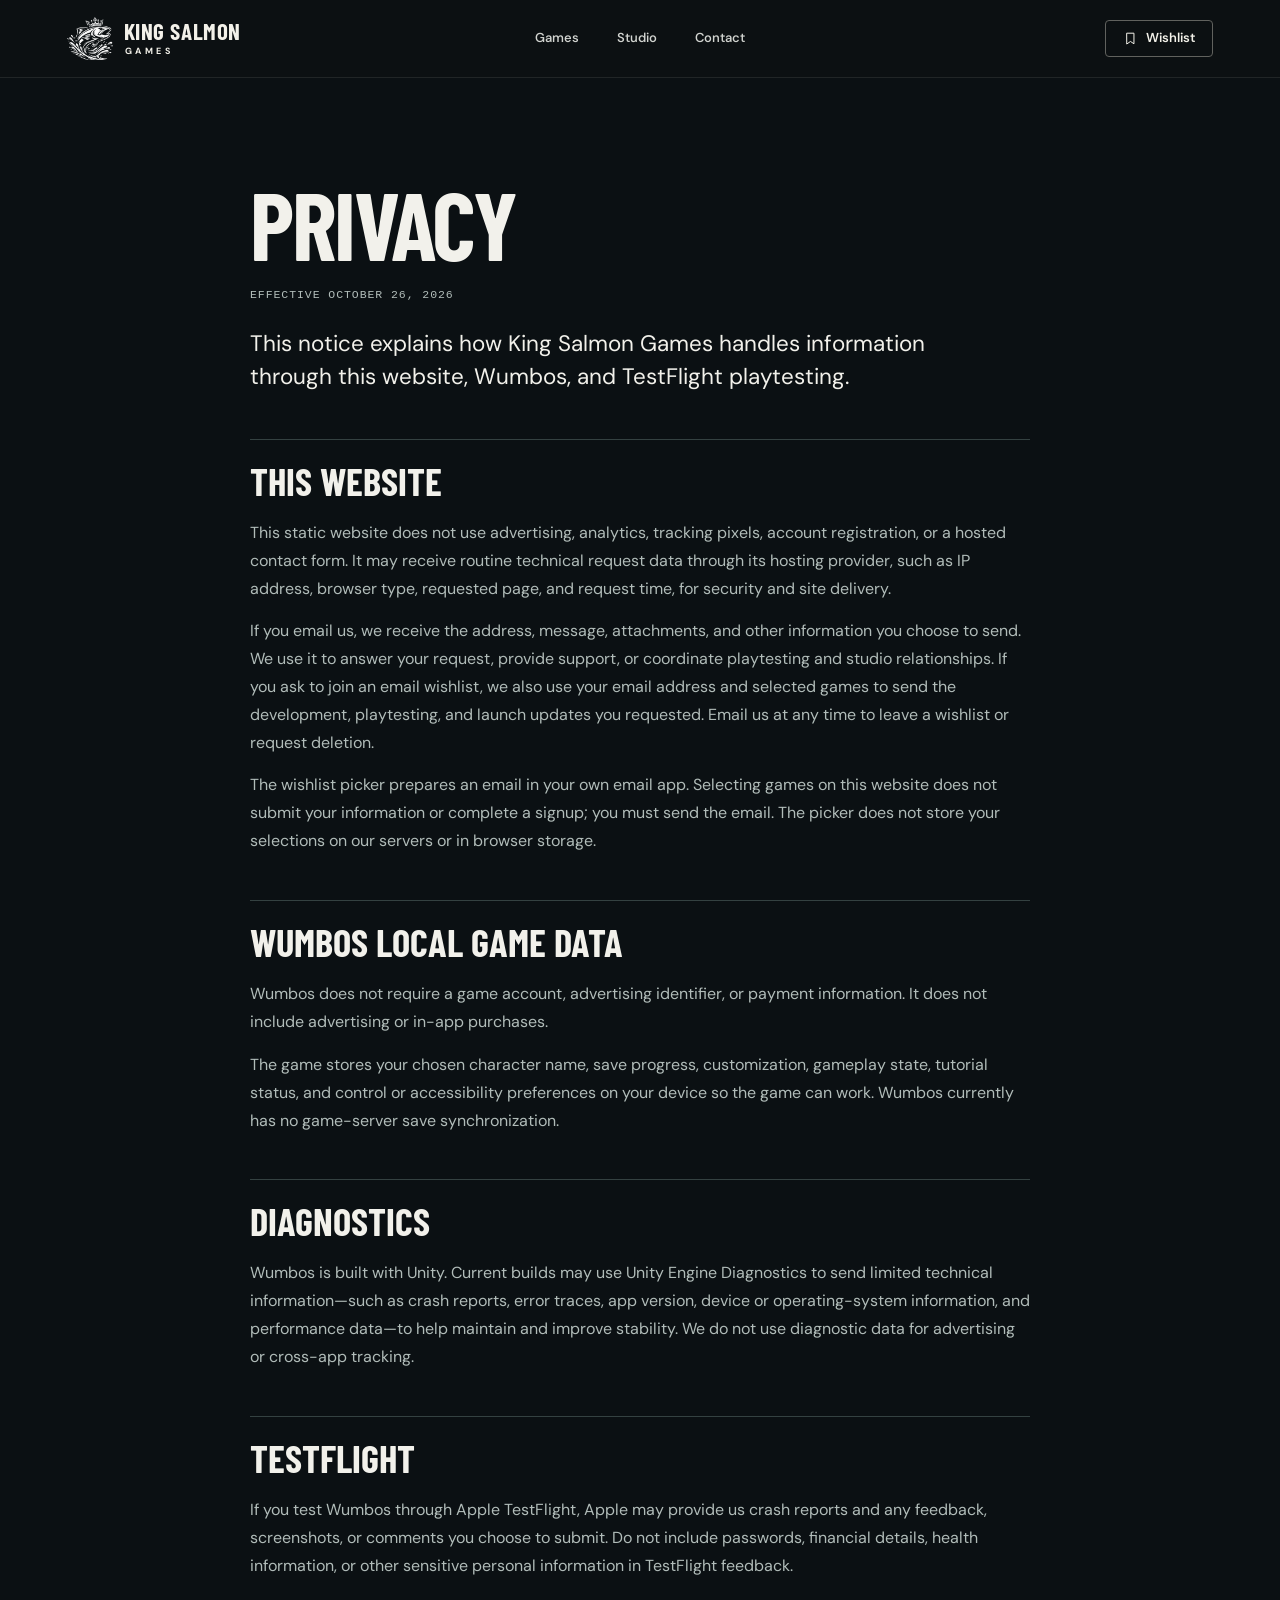
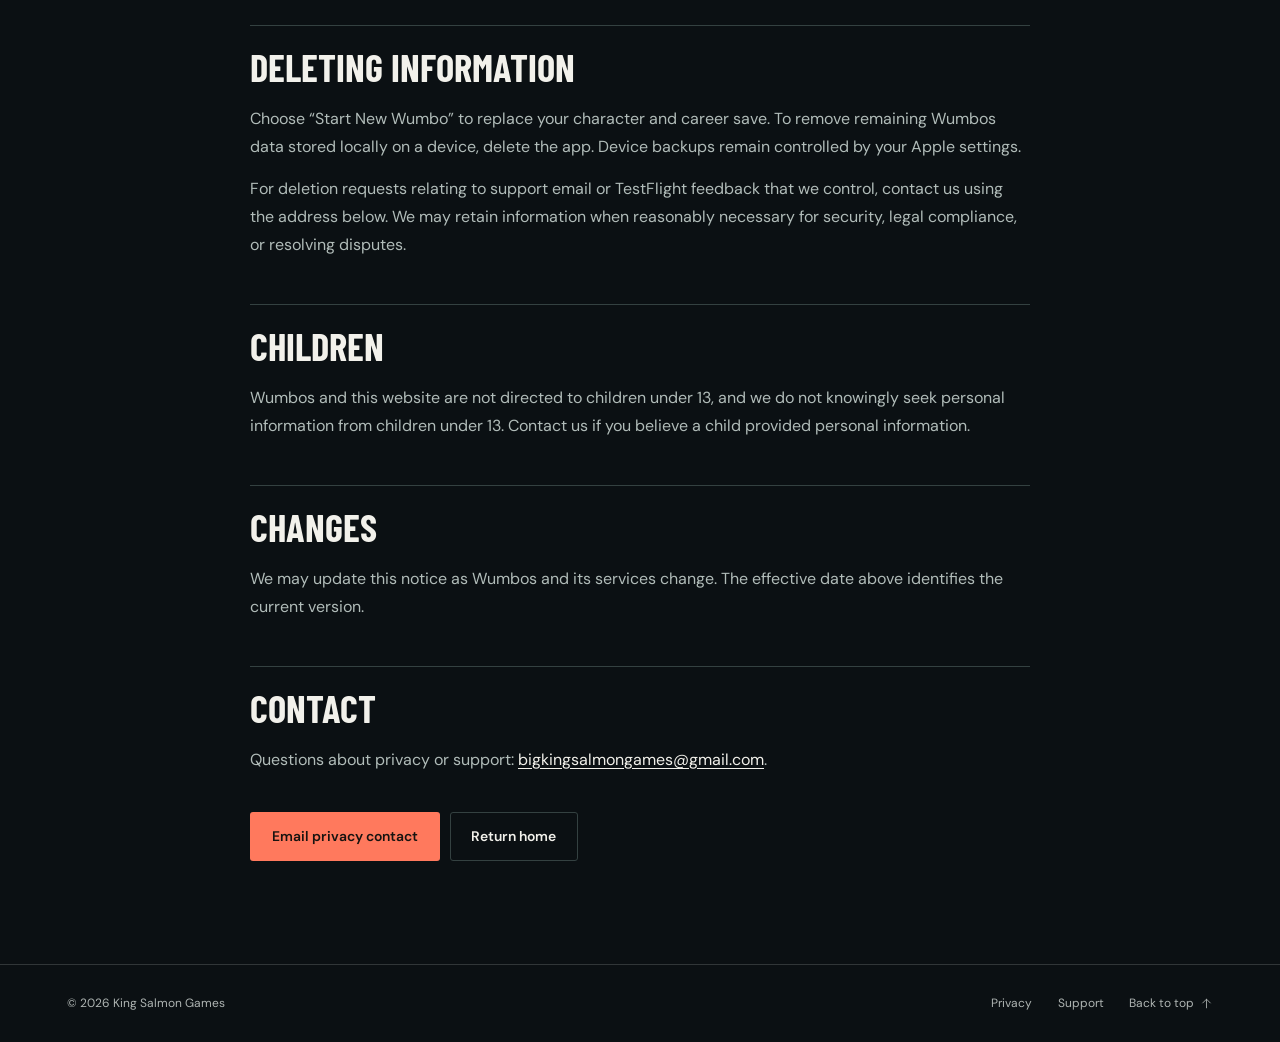
<file: privacy.html>
<!doctype html>
<html lang="en">
<head>
  <meta charset="utf-8">
  <meta name="viewport" content="width=device-width, initial-scale=1">
  <title>Privacy | King Salmon Games</title>
  <meta name="description" content="Privacy notice for the King Salmon Games website and Wumbos.">
  <meta name="theme-color" content="#0b1013">
  <link rel="canonical" href="https://kingsalmongames.com/privacy.html">
  <link rel="icon" type="image/png" sizes="32x32" href="assets/favicon-32.png">
  <link rel="apple-touch-icon" sizes="192x192" href="assets/icon-192.png">
  <link rel="preload" as="image" href="assets/ui.svg" type="image/svg+xml">
  <link rel="stylesheet" href="styles.css?v=23">
  <link rel="stylesheet" href="interior.css?v=1">
  <script src="site.js?v=9" defer></script>
</head>
<body class="interior-page privacy-page" id="top">
  <a class="skip-link" href="#main">Skip to content</a>

  <header class="site-header">
    <div class="shell header-inner">
      <a class="brand" href="index.html" aria-label="King Salmon Games home">
        <img src="assets/studio-mark.webp?v=2" width="51" height="47" alt="">
        <span class="brand-type"><strong>King Salmon</strong><span>Games</span></span>
      </a>
      <nav class="primary-nav" id="primary-nav" aria-label="Primary">
        <a href="index.html#games">Games</a><a href="index.html#studio">Studio</a><a href="index.html#contact">Contact</a>
      </nav>
      <div class="header-actions">
        <a class="nav-wishlist" href="wishlist.html"><svg class="icon" aria-hidden="true" focusable="false"><use href="assets/ui.svg#bookmark"></use></svg> Wishlist</a>
        <button type="button" class="menu-toggle" aria-controls="primary-nav" aria-expanded="false" aria-label="Open menu" hidden><svg class="icon icon-menu" aria-hidden="true" focusable="false"><use href="assets/ui.svg#menu"></use></svg><svg class="icon icon-close" aria-hidden="true" focusable="false"><use href="assets/ui.svg#close"></use></svg></button>
      </div>
    </div>
  </header>

  <main class="legal-main" id="main">
    <article class="legal-page inner-shell">

      <h1>Privacy</h1>
      <p class="legal-meta">Effective October 26, 2026</p>
      <p class="lede">This notice explains how King Salmon Games handles information through this website, Wumbos, and TestFlight playtesting.</p>

      <h2>This website</h2>
      <p>This static website does not use advertising, analytics, tracking pixels, account registration, or a hosted contact form. It may receive routine technical request data through its hosting provider, such as IP address, browser type, requested page, and request time, for security and site delivery.</p>
      <p>If you email us, we receive the address, message, attachments, and other information you choose to send. We use it to answer your request, provide support, or coordinate playtesting and studio relationships. If you ask to join an email wishlist, we also use your email address and selected games to send the development, playtesting, and launch updates you requested. Email us at any time to leave a wishlist or request deletion.</p>

      <p>The wishlist picker prepares an email in your own email app. Selecting games on this website does not submit your information or complete a signup; you must send the email. The picker does not store your selections on our servers or in browser storage.</p>

      <h2>Wumbos local game data</h2>
      <p>Wumbos does not require a game account, advertising identifier, or payment information. It does not include advertising or in-app purchases.</p>
      <p>The game stores your chosen character name, save progress, customization, gameplay state, tutorial status, and control or accessibility preferences on your device so the game can work. Wumbos currently has no game-server save synchronization.</p>

      <h2>Diagnostics</h2>
      <p>Wumbos is built with Unity. Current builds may use Unity Engine Diagnostics to send limited technical information—such as crash reports, error traces, app version, device or operating-system information, and performance data—to help maintain and improve stability. We do not use diagnostic data for advertising or cross-app tracking.</p>

      <h2>TestFlight</h2>
      <p>If you test Wumbos through Apple TestFlight, Apple may provide us crash reports and any feedback, screenshots, or comments you choose to submit. Do not include passwords, financial details, health information, or other sensitive personal information in TestFlight feedback.</p>

      <h2>Deleting information</h2>
      <p>Choose “Start New Wumbo” to replace your character and career save. To remove remaining Wumbos data stored locally on a device, delete the app. Device backups remain controlled by your Apple settings.</p>
      <p>For deletion requests relating to support email or TestFlight feedback that we control, contact us using the address below. We may retain information when reasonably necessary for security, legal compliance, or resolving disputes.</p>

      <h2>Children</h2>
      <p>Wumbos and this website are not directed to children under 13, and we do not knowingly seek personal information from children under 13. Contact us if you believe a child provided personal information.</p>

      <h2>Changes</h2>
      <p>We may update this notice as Wumbos and its services change. The effective date above identifies the current version.</p>

      <h2>Contact</h2>
      <p>Questions about privacy or support: <a href="mailto:bigkingsalmongames@gmail.com">bigkingsalmongames@gmail.com</a>.</p>

      <div class="legal-actions">
        <a class="inner-action" href="mailto:bigkingsalmongames@gmail.com?subject=Wumbos%20privacy">Email privacy contact</a>
        <a class="inner-action is-secondary" href="index.html">Return home</a>
      </div>
    </article>
  </main>

  <footer class="site-footer">
    <div class="shell footer-inner">
      <span>© 2026 King Salmon Games</span>
      <nav aria-label="Legal and support"><a href="privacy.html">Privacy</a><a href="support.html">Support</a><a href="#top">Back to top <svg class="icon up-arrow" aria-hidden="true" focusable="false"><use href="assets/ui.svg#arrow-right"></use></svg></a></nav>
    </div>
  </footer>
</body>
</html>
</file>
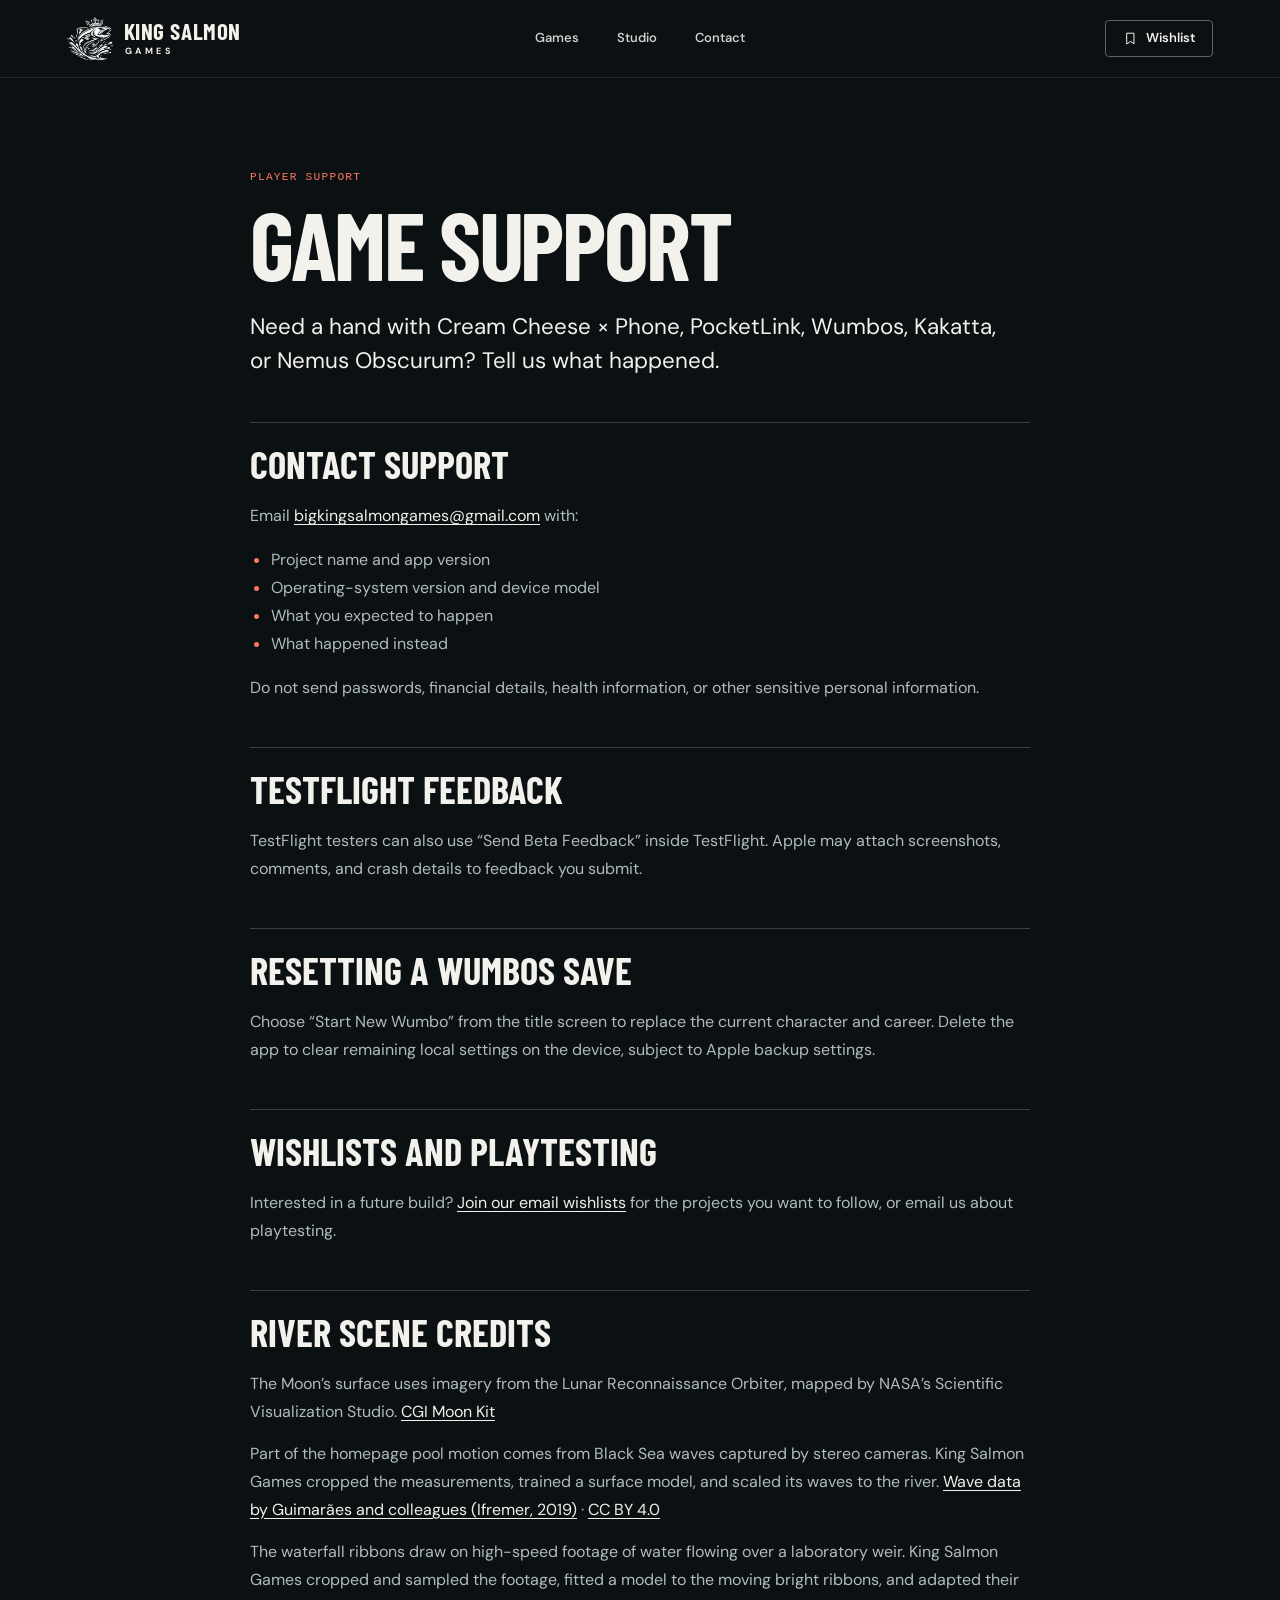
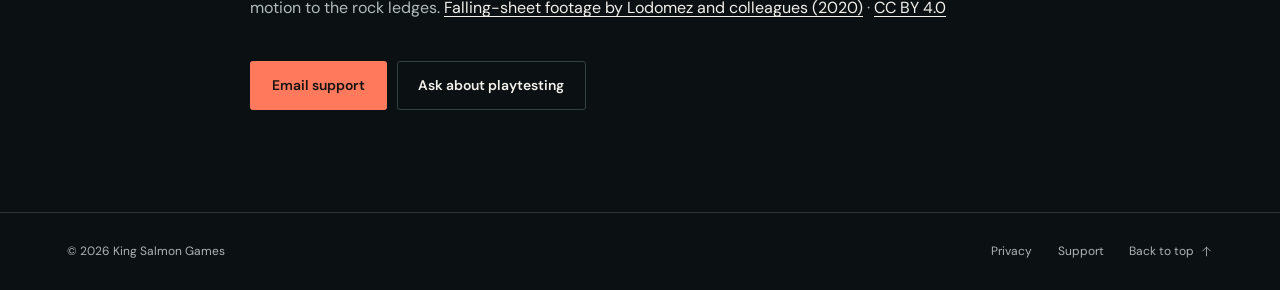
<file: support.html>
<!doctype html>
<html lang="en">
<head>
  <meta charset="utf-8">
  <meta name="viewport" content="width=device-width, initial-scale=1">
  <title>Game Support | King Salmon Games</title>
  <meta name="description" content="Support and playtesting inquiries for Cream Cheese × Phone, PocketLink, Wumbos, Kakatta, and Nemus Obscurum by King Salmon Games.">
  <meta name="theme-color" content="#0b1013">
  <link rel="canonical" href="https://kingsalmongames.com/support.html">
  <link rel="icon" type="image/png" sizes="32x32" href="assets/favicon-32.png">
  <link rel="apple-touch-icon" sizes="192x192" href="assets/icon-192.png">
  <link rel="preload" as="image" href="assets/ui.svg" type="image/svg+xml">
  <link rel="stylesheet" href="styles.css?v=23">
  <link rel="stylesheet" href="interior.css?v=1">
  <script src="site.js?v=9" defer></script>
</head>
<body class="interior-page support-page" id="top">
  <a class="skip-link" href="#main">Skip to content</a>

  <header class="site-header">
    <div class="shell header-inner">
      <a class="brand" href="index.html" aria-label="King Salmon Games home">
        <img src="assets/studio-mark.webp?v=2" width="51" height="47" alt="">
        <span class="brand-type"><strong>King Salmon</strong><span>Games</span></span>
      </a>
      <nav class="primary-nav" id="primary-nav" aria-label="Primary">
        <a href="index.html#games">Games</a><a href="index.html#studio">Studio</a><a href="index.html#contact">Contact</a>
      </nav>
      <div class="header-actions">
        <a class="nav-wishlist" href="wishlist.html"><svg class="icon" aria-hidden="true" focusable="false"><use href="assets/ui.svg#bookmark"></use></svg> Wishlist</a>
        <button type="button" class="menu-toggle" aria-controls="primary-nav" aria-expanded="false" aria-label="Open menu" hidden><svg class="icon icon-menu" aria-hidden="true" focusable="false"><use href="assets/ui.svg#menu"></use></svg><svg class="icon icon-close" aria-hidden="true" focusable="false"><use href="assets/ui.svg#close"></use></svg></button>
      </div>
    </div>
  </header>

  <main class="legal-main" id="main">
    <article class="legal-page inner-shell">
      <p class="inner-label">Player support</p>
      <h1>Game support</h1>
      <p class="lede">Need a hand with Cream Cheese × Phone, PocketLink, Wumbos, Kakatta, or Nemus Obscurum? Tell us what happened.</p>

      <h2>Contact support</h2>
      <p>Email <a href="mailto:bigkingsalmongames@gmail.com">bigkingsalmongames@gmail.com</a> with:</p>
      <ul>
        <li>Project name and app version</li>
        <li>Operating-system version and device model</li>
        <li>What you expected to happen</li>
        <li>What happened instead</li>
      </ul>
      <p>Do not send passwords, financial details, health information, or other sensitive personal information.</p>

      <h2>TestFlight feedback</h2>
      <p>TestFlight testers can also use “Send Beta Feedback” inside TestFlight. Apple may attach screenshots, comments, and crash details to feedback you submit.</p>

      <h2>Resetting a Wumbos save</h2>
      <p>Choose “Start New Wumbo” from the title screen to replace the current character and career. Delete the app to clear remaining local settings on the device, subject to Apple backup settings.</p>

      <h2>Wishlists and playtesting</h2>
      <p>Interested in a future build? <a href="wishlist.html">Join our email wishlists</a> for the projects you want to follow, or email us about playtesting.</p>

      <h2 id="river-credits">River scene credits</h2>
      <p>The Moon’s surface uses imagery from the Lunar Reconnaissance Orbiter, mapped by NASA’s Scientific Visualization Studio. <a href="https://svs.gsfc.nasa.gov/4720/">CGI Moon Kit</a></p>
      <p>Part of the homepage pool motion comes from Black Sea waves captured by stereo cameras. King Salmon Games cropped the measurements, trained a surface model, and scaled its waves to the river. <a href="https://doi.org/10.12770/af599f42-2770-4d6d-8209-13f40e2c292f">Wave data by Guimarães and colleagues (Ifremer, 2019)</a> · <a href="https://creativecommons.org/licenses/by/4.0/">CC BY 4.0</a></p>
      <p>The waterfall ribbons draw on high-speed footage of water flowing over a laboratory weir. King Salmon Games cropped and sampled the footage, fitted a model to the moving bright ribbons, and adapted their motion to the rock ledges. <a href="https://doi.org/10.5281/zenodo.3686591">Falling-sheet footage by Lodomez and colleagues (2020)</a> · <a href="https://creativecommons.org/licenses/by/4.0/">CC BY 4.0</a></p>

      <div class="legal-actions">
        <a class="inner-action" href="mailto:bigkingsalmongames@gmail.com?subject=Game%20support">Email support</a>
        <a class="inner-action is-secondary" href="mailto:bigkingsalmongames@gmail.com?subject=Playtesting%20inquiry">Ask about playtesting</a>
      </div>
    </article>
  </main>

  <footer class="site-footer">
    <div class="shell footer-inner">
      <span>© 2026 King Salmon Games</span>
      <nav aria-label="Legal and support"><a href="privacy.html">Privacy</a><a href="support.html">Support</a><a href="#top">Back to top <svg class="icon up-arrow" aria-hidden="true" focusable="false"><use href="assets/ui.svg#arrow-right"></use></svg></a></nav>
    </div>
  </footer>
</body>
</html>
</file>
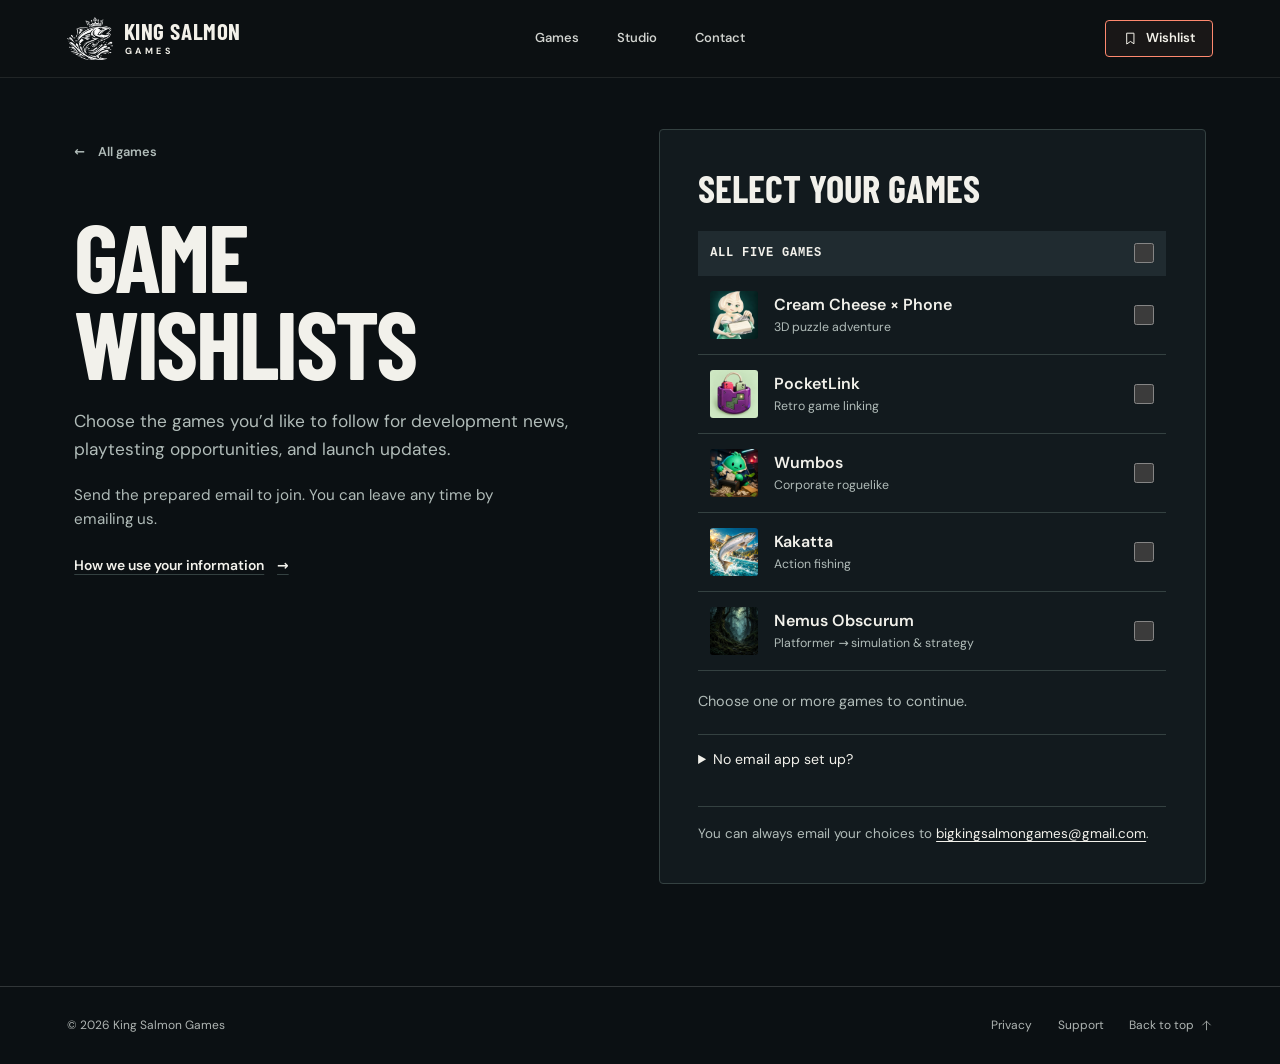
<file: wishlist.html>
<!doctype html>
<html lang="en">
<head>
  <meta charset="utf-8">
  <meta name="viewport" content="width=device-width, initial-scale=1">
  <title>Wishlists — King Salmon Games</title>
  <meta name="description" content="Follow one game or all five. Join the King Salmon Games email wishlists for development news, playtesting opportunities, and launch updates.">
  <meta name="theme-color" content="#0b1013">
  <link rel="canonical" href="https://kingsalmongames.com/wishlist.html">
  <link rel="icon" type="image/png" sizes="32x32" href="assets/favicon-32.png">
  <link rel="apple-touch-icon" sizes="192x192" href="assets/icon-192.png">
  <link rel="preload" as="image" href="assets/ui.svg" type="image/svg+xml">
  <link rel="stylesheet" href="styles.css?v=23">
  <link rel="stylesheet" href="interior.css?v=1">
  <meta property="og:type" content="website">
  <meta property="og:site_name" content="King Salmon Games">
  <meta property="og:title" content="Stay in the loop — King Salmon Games">
  <meta property="og:description" content="Choose your games and join our email wishlists for news, playtesting, and launch updates.">
  <meta property="og:url" content="https://kingsalmongames.com/wishlist.html">
  <meta property="og:image" content="https://kingsalmongames.com/assets/king-salmon-mark.png">
  <meta name="twitter:card" content="summary">
  <script src="wishlist.js?v=1" defer></script>
  <script src="site.js?v=9" defer></script>
</head>
<body class="interior-page wishlist-page" id="top">
  <a class="skip-link" href="#main">Skip to content</a>
  <header class="site-header">
    <div class="shell header-inner">
      <a class="brand" href="index.html" aria-label="King Salmon Games home">
        <img src="assets/studio-mark.webp?v=2" width="51" height="47" alt="">
        <span class="brand-type"><strong>King Salmon</strong><span>Games</span></span>
      </a>
      <nav class="primary-nav" id="primary-nav" aria-label="Primary">
        <a href="index.html#games">Games</a><a href="index.html#studio">Studio</a><a href="index.html#contact">Contact</a>
      </nav>
      <div class="header-actions">
        <a class="nav-wishlist" href="wishlist.html" aria-current="page"><svg class="icon" aria-hidden="true" focusable="false"><use href="assets/ui.svg#bookmark"></use></svg> Wishlist</a>
        <button type="button" class="menu-toggle" aria-controls="primary-nav" aria-expanded="false" aria-label="Open menu" hidden><svg class="icon icon-menu" aria-hidden="true" focusable="false"><use href="assets/ui.svg#menu"></use></svg><svg class="icon icon-close" aria-hidden="true" focusable="false"><use href="assets/ui.svg#close"></use></svg></button>
      </div>
    </div>
  </header>
  <main class="wishlist-layout inner-shell" id="main">
    <section class="wishlist-intro" aria-labelledby="wishlist-title">
      <a class="inner-back" href="index.html#games"><span aria-hidden="true">←</span> All games</a>

      <h1 id="wishlist-title">Game <br>wishlists</h1>
      <p>Choose the games you’d like to follow for development news, playtesting opportunities, and launch updates.</p>
      <p class="wishlist-explainer">Send the prepared email to join. You can leave any time by emailing us.</p>
      <a class="inner-link" href="privacy.html">How we use your information <span aria-hidden="true">→</span></a>
    </section>
    <section class="wishlist-panel" aria-labelledby="choose-title">
      <h2 id="choose-title">Select your games</h2>
      <form id="wishlist-form" hidden>
        <fieldset>
          <legend class="sr-only">Choose your games</legend>
          <label class="wishlist-all"><input type="checkbox" id="select-all"><span>All five games</span></label>
          <div class="wishlist-options">
            <label class="wishlist-option"><img src="assets/creamcheese-character.jpg" width="56" height="56" alt=""><span>Cream Cheese × Phone<small>3D puzzle adventure</small></span><input type="checkbox" name="game" value="creamcheese" data-title="Cream Cheese × Phone"></label>
            <label class="wishlist-option"><img src="assets/pocketlink-artwork.jpg" width="56" height="56" alt=""><span>PocketLink<small>Retro game linking</small></span><input type="checkbox" name="game" value="pocketlink" data-title="PocketLink"></label>
            <label class="wishlist-option"><img src="assets/wumbos-app-icon.jpg?v=2" width="56" height="56" alt=""><span>Wumbos<small>Corporate roguelike</small></span><input type="checkbox" name="game" value="wumbos" data-title="Wumbos"></label>
            <label class="wishlist-option"><img src="assets/kakatta-app-icon.jpg" width="56" height="56" alt=""><span>Kakatta<small>Action fishing</small></span><input type="checkbox" name="game" value="kakatta" data-title="Kakatta"></label>
            <label class="wishlist-option"><img src="assets/nemus-app-icon.jpg" width="56" height="56" alt=""><span>Nemus Obscurum<small>Platformer → simulation &amp; strategy</small></span><input type="checkbox" name="game" value="nemus-obscurum" data-title="Nemus Obscurum"></label>
          </div>
        </fieldset>
        <p id="selection-status" class="selection-status" role="status">Choose one or more games.</p>
        <a id="wishlist-email" class="inner-action" hidden>Continue in email <span aria-hidden="true">↗</span></a>
        <details class="email-fallback">
          <summary>No email app set up?</summary>
          <p>Copy the message below into your webmail and send it to <a href="mailto:bigkingsalmongames@gmail.com">bigkingsalmongames@gmail.com</a>.</p>
          <label class="sr-only" for="signup-message">Your wishlist signup message</label>
          <textarea id="signup-message" rows="8" readonly spellcheck="false"></textarea>
          <button class="inner-action is-secondary" id="copy-message" type="button" disabled>Copy signup message</button>
          <p id="copy-status" role="status"></p>
        </details>
      </form>
      <noscript><p>Email us with the names of the games you’d like to follow: Cream Cheese × Phone, PocketLink, Wumbos, Kakatta, or Nemus Obscurum.</p><a class="inner-action" href="mailto:bigkingsalmongames@gmail.com?subject=King%20Salmon%20Games%20wishlist&amp;body=Please%20add%20me%20to%20the%20email%20wishlists%20for%20Cream%20Cheese%20%C3%97%20Phone%2C%20PocketLink%2C%20Wumbos%2C%20Kakatta%2C%20and%20Nemus%20Obscurum.%20I%20would%20like%20development%20news%2C%20playtesting%20opportunities%2C%20and%20launch%20updates.">Wishlist all games by email <span aria-hidden="true">↗</span></a></noscript>
      <p class="direct-email">You can always email your choices to <a href="mailto:bigkingsalmongames@gmail.com?subject=King%20Salmon%20Games%20wishlist">bigkingsalmongames@gmail.com</a>.</p>
    </section>
  </main>
  <footer class="site-footer">
    <div class="shell footer-inner">
      <span>© 2026 King Salmon Games</span>
      <nav aria-label="Legal and support"><a href="privacy.html">Privacy</a><a href="support.html">Support</a><a href="#top">Back to top <svg class="icon up-arrow" aria-hidden="true" focusable="false"><use href="assets/ui.svg#arrow-right"></use></svg></a></nav>
    </div>
  </footer>
</body>
</html>
</file>
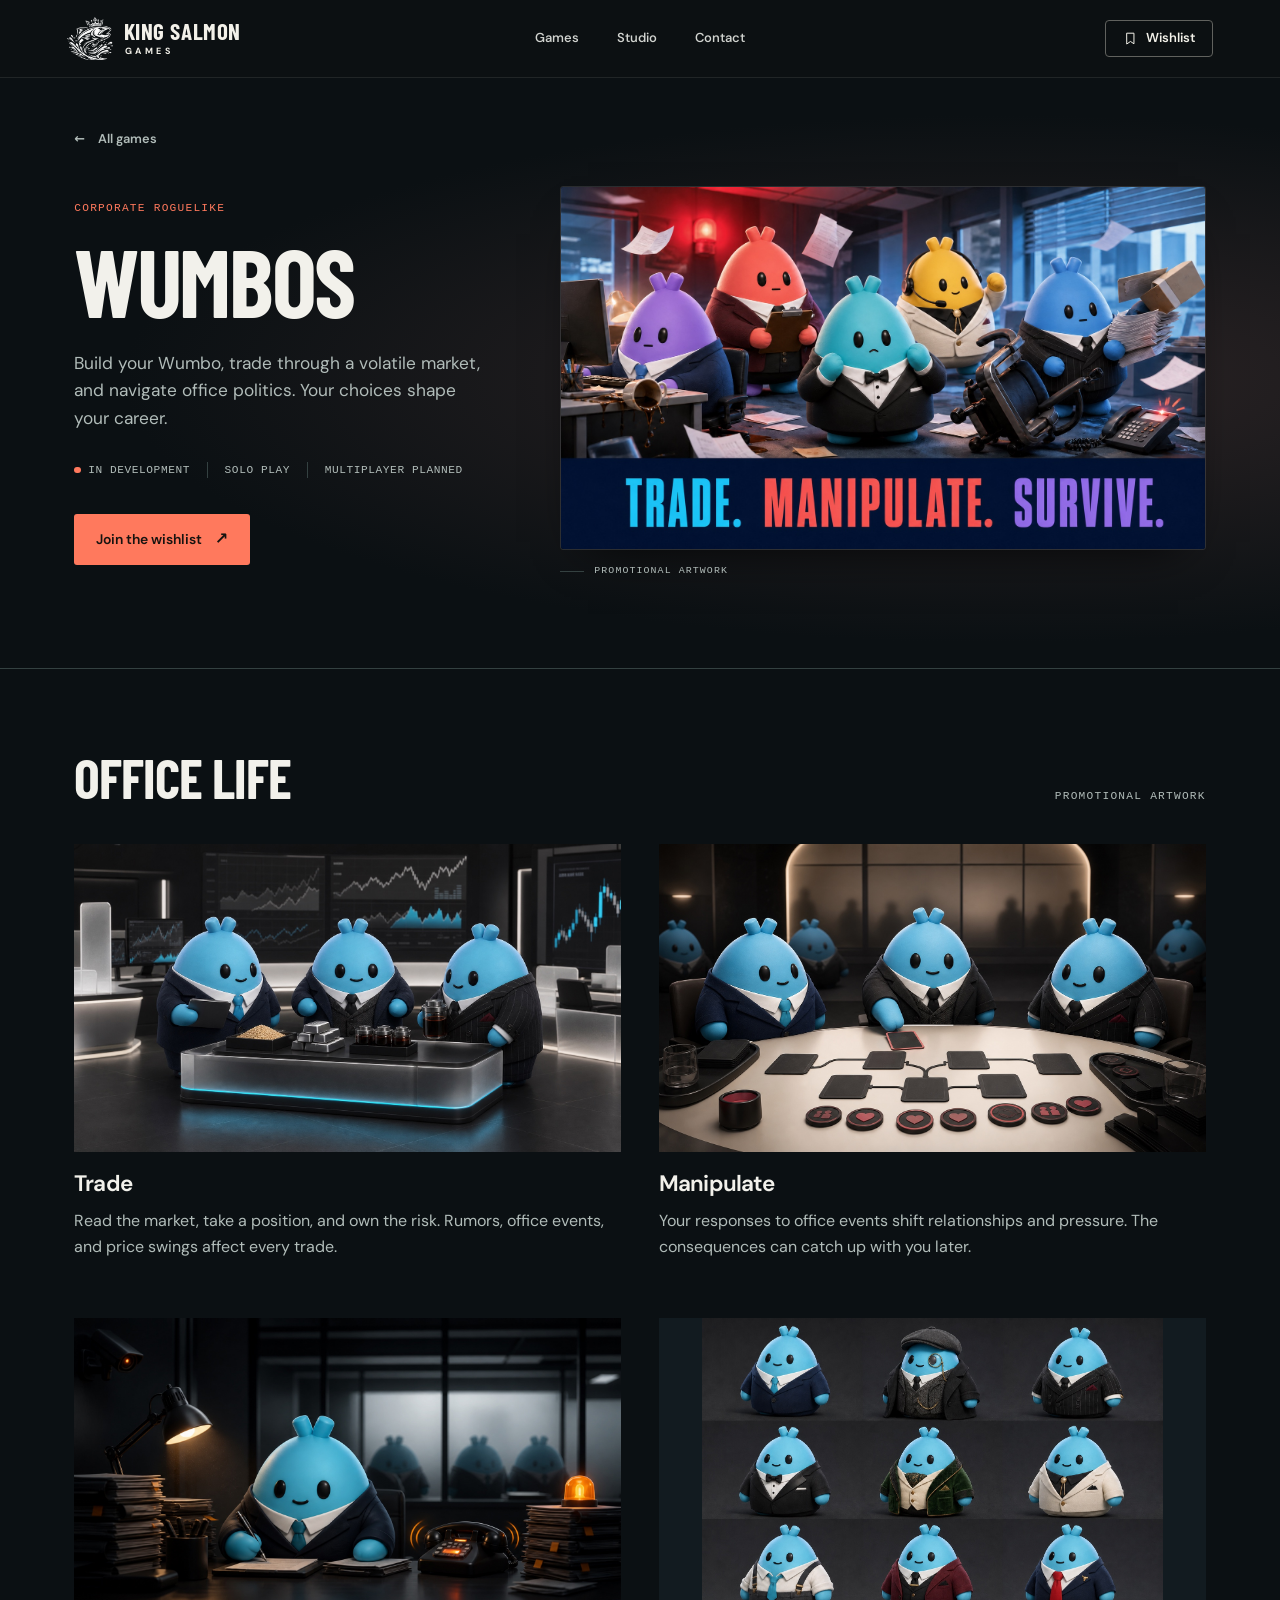
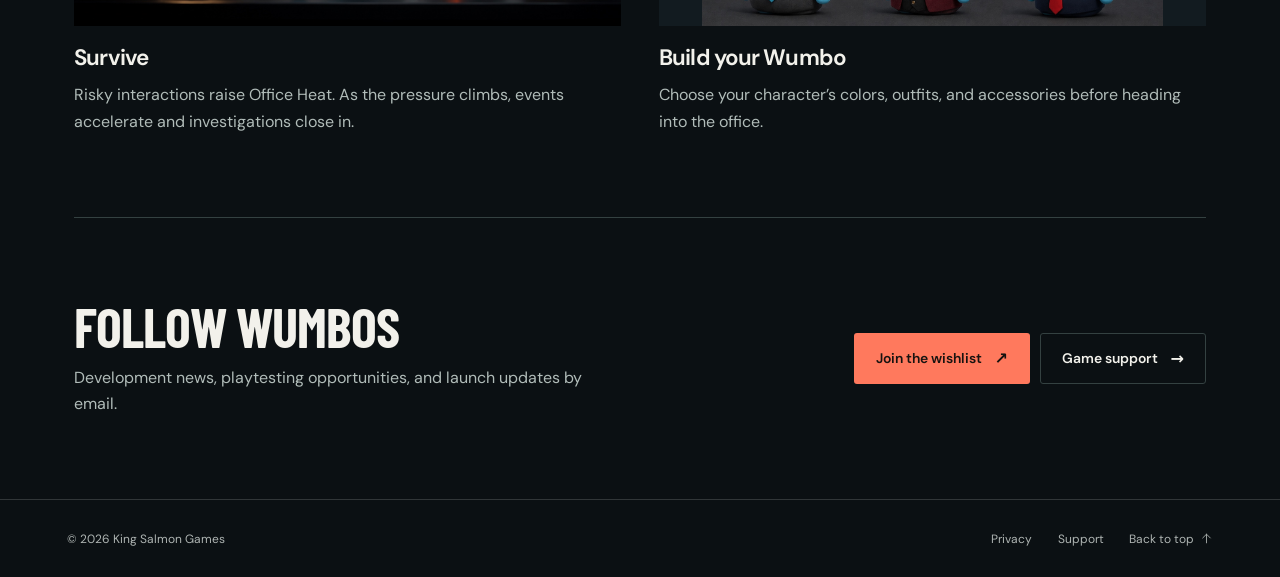
<file: wumbos.html>
<!doctype html>
<html lang="en">
<head>
  <meta charset="utf-8">
  <meta name="viewport" content="width=device-width, initial-scale=1">
  <title>Wumbos — King Salmon Games</title>
  <meta name="description" content="Trade. Manipulate. Survive. Meet Wumbos, the corporate roguelike from King Salmon Games, and join the email wishlist.">
  <meta name="theme-color" content="#0b1013">
  <link rel="canonical" href="https://kingsalmongames.com/wumbos.html">
  <link rel="icon" type="image/png" sizes="32x32" href="assets/favicon-32.png">
  <link rel="apple-touch-icon" sizes="192x192" href="assets/icon-192.png">
  <link rel="preload" as="image" href="assets/ui.svg" type="image/svg+xml">
  <link rel="stylesheet" href="styles.css?v=23">
  <link rel="stylesheet" href="interior.css?v=1">
  <meta property="og:type" content="website">
  <meta property="og:site_name" content="King Salmon Games">
  <meta property="og:title" content="Wumbos — Trade. Manipulate. Survive.">
  <meta property="og:description" content="A corporate roguelike with cute creatures, office politics, and consequences. In development at King Salmon Games.">
  <meta property="og:url" content="https://kingsalmongames.com/wumbos.html">
  <meta property="og:image" content="https://kingsalmongames.com/assets/wumbos-team-chaos-v2.jpg">
  <meta property="og:image:alt" content="Colorful Wumbos in a chaotic office with the words Trade. Manipulate. Survive.">
  <meta name="twitter:card" content="summary_large_image">
  <script src="site.js?v=9" defer></script>
</head>
<body class="interior-page project-page wumbos-page" id="top">
  <a class="skip-link" href="#main">Skip to content</a>
  <header class="site-header">
    <div class="shell header-inner">
      <a class="brand" href="index.html" aria-label="King Salmon Games home">
        <img src="assets/studio-mark.webp?v=2" width="51" height="47" alt="">
        <span class="brand-type"><strong>King Salmon</strong><span>Games</span></span>
      </a>
      <nav class="primary-nav" id="primary-nav" aria-label="Primary">
        <a href="index.html#games">Games</a><a href="index.html#studio">Studio</a><a href="index.html#contact">Contact</a>
      </nav>
      <div class="header-actions">
        <a class="nav-wishlist" href="wishlist.html"><svg class="icon" aria-hidden="true" focusable="false"><use href="assets/ui.svg#bookmark"></use></svg> Wishlist</a>
        <button type="button" class="menu-toggle" aria-controls="primary-nav" aria-expanded="false" aria-label="Open menu" hidden><svg class="icon icon-menu" aria-hidden="true" focusable="false"><use href="assets/ui.svg#menu"></use></svg><svg class="icon icon-close" aria-hidden="true" focusable="false"><use href="assets/ui.svg#close"></use></svg></button>
      </div>
    </div>
  </header>
  <main id="main">
    <section class="project-cover" id="wumbos" aria-labelledby="wumbos-title">
      <div class="inner-shell">
        <a class="inner-back" href="index.html#games"><span aria-hidden="true">←</span> All games</a>
        <div class="cover-grid">
          <div class="cover-copy">
            <p class="inner-label">Corporate roguelike</p>
            <h1 id="wumbos-title">Wumbos</h1>
            <p class="project-summary">Build your Wumbo, trade through a volatile market, and navigate office politics. Your choices shape your career.</p>
            <ul class="project-specs"><li>In development</li><li>Solo play</li><li>Multiplayer planned</li></ul>
            <a class="inner-action" href="wishlist.html?game=wumbos" aria-label="Join the Wumbos email wishlist">Join the wishlist <span aria-hidden="true">↗</span></a>
          </div>
          <figure class="cover-art">
            <img src="assets/wumbos-team-chaos-v2.jpg" width="1672" height="941" alt="Five Wumbos in office attire surrounded by flying paperwork, warning lights, and corporate chaos." fetchpriority="high">
            <figcaption>Promotional artwork</figcaption>
          </figure>
        </div>
      </div>
    </section>
    <section class="feature-index inner-shell" aria-labelledby="story-title">
        <div class="gallery-heading"><h2 id="story-title">Office life</h2><p class="inner-caption">Promotional artwork</p></div>
        <div class="wumbos-gallery">
          <article id="trade">
            <img loading="lazy" src="assets/wumbos-feature-trade-v1.jpg" alt="Three Wumbos trading commodities in front of a bank of market screens." width="1672" height="941">
            <h3 id="trade-title">Trade</h3>
            <p>Read the market, take a position, and own the risk. Rumors, office events, and price swings affect every trade.</p>
          </article>
          <article id="manipulate">
            <img loading="lazy" src="assets/wumbos-feature-manipulate-v1.jpg" alt="Wumbos negotiate around branching event cards and relationship tokens." width="1672" height="941">
            <h3 id="manipulate-title">Manipulate</h3>
            <p>Your responses to office events shift relationships and pressure. The consequences can catch up with you later.</p>
          </article>
          <article id="survive">
            <img loading="lazy" src="assets/wumbos-feature-survive-v1.jpg" alt="A Wumbo works late beneath warning lights and rising Office Heat." width="1672" height="940">
            <h3 id="survive-title">Survive</h3>
            <p>Risky interactions raise Office Heat. As the pressure climbs, events accelerate and investigations close in.</p>
          </article>
          <article id="customize">
            <img loading="lazy" src="assets/wumbos-approved-customization.jpg" alt="Nine colorful Wumbos wearing distinct tailored office outfits and accessories." width="1537" height="1023">
            <h3 id="customize-title">Build your Wumbo</h3>
            <p>Choose your character’s colors, outfits, and accessories before heading into the office.</p>
          </article>
        </div>
    </section>

    <section class="inner-follow inner-shell" id="contact" aria-labelledby="follow-title">
      <div><h2 id="follow-title">Follow Wumbos</h2><p>Development news, playtesting opportunities, and launch updates by email.</p></div>
      <div class="inner-actions">
        <a class="inner-action" href="wishlist.html?game=wumbos" aria-label="Join the Wumbos email wishlist">Join the wishlist <span aria-hidden="true">↗</span></a>
        <a class="inner-action is-secondary" href="support.html">Game support <span aria-hidden="true">→</span></a>
      </div>
    </section>
  </main>
  <footer class="site-footer">
    <div class="shell footer-inner">
      <span>© 2026 King Salmon Games</span>
      <nav aria-label="Legal and support"><a href="privacy.html">Privacy</a><a href="support.html">Support</a><a href="#top">Back to top <svg class="icon up-arrow" aria-hidden="true" focusable="false"><use href="assets/ui.svg#arrow-right"></use></svg></a></nav>
    </div>
  </footer>
</body>
</html>
</file>
<file: styles.css>
@font-face {
  font-family: "Barlow Condensed";
  src: url("assets/fonts/barlow-condensed-700.woff2") format("woff2");
  font-display: swap;
  font-weight: 700;
}
@font-face {
  font-family: "Barlow Condensed";
  src: url("assets/fonts/barlow-condensed-800-italic.woff2") format("woff2");
  font-display: swap;
  font-style: italic;
  font-weight: 800;
}
@font-face {
  font-family: "DM Sans";
  src: url("assets/fonts/dm-sans.woff2") format("woff2");
  font-display: swap;
  font-weight: 100 900;
}
:root {
  color-scheme: dark;
  --paper: #0d1012;
  --ink: #f3f1e9;
  --muted: #acb1af;
  --rule: #313638;
  --coral: #ff896f;
  --font: "DM Sans", system-ui, sans-serif;
  --font-display: "Barlow Condensed", Impact, "Arial Narrow", sans-serif;
  --font-mono: ui-monospace, "Cascadia Mono", Consolas, monospace;
  --gutter: clamp(24px, 5.2vw, 92px);
}
*, *::before, *::after { box-sizing: border-box; }
html { background: var(--paper); scroll-behavior: smooth; scroll-padding-top: 24px; }
body { margin: 0; background: var(--paper); color: var(--ink); font: 400 16px/1.55 var(--font); -webkit-font-smoothing: antialiased; }
[hidden] { display: none !important; }
a { color: inherit; text-underline-offset: .22em; }
button, input, textarea { font: inherit; }
button { color: inherit; cursor: pointer; }
img { display: block; max-width: 100%; height: auto; }
h1, h2, h3, figure, p { margin: 0; }
button, a { -webkit-tap-highlight-color: transparent; }
:focus-visible { outline: 2px solid var(--coral); outline-offset: 4px; }
::selection { background: var(--coral); color: #101416; }
.shell { width: min(100%, 1880px); margin-inline: auto; padding-inline: var(--gutter); }
.sr-only { position: absolute; width: 1px; height: 1px; overflow: hidden; clip-path: inset(50%); white-space: nowrap; }
.skip-link { position: fixed; z-index: 20; top: 10px; left: 10px; padding: 12px 18px; color: #101416; background: var(--coral); transform: translateY(-175%); }
.skip-link:focus { transform: none; }
.icon { display: inline-block; flex: 0 0 auto; width: 20px; height: 20px; vertical-align: middle; }
.site-header { position: relative; z-index: 5; background: #0c1012; border-bottom: 1px solid #ffffff16; }
.header-inner { display: grid; grid-template-columns: 1fr auto 1fr; align-items: center; min-height: 77px; gap: 36px; }
.brand { display: inline-flex; align-items: center; gap: 11px; width: max-content; color: var(--ink); text-decoration: none; }
.brand img { width: 46px; height: auto; }
.brand-type { display: flex; flex-direction: column; align-items: flex-start; }
.brand-type strong { font: 700 23px/.91 var(--font-display); text-transform: uppercase; letter-spacing: .025em; }
.brand-type > span { font: 700 9px/1 var(--font); letter-spacing: .39em; text-transform: uppercase; margin: 6px 0 0 1px; }
.primary-nav { display: flex; align-items: center; gap: clamp(24px, 3vw, 48px); }
.primary-nav a, .site-footer a { text-decoration: none; }
.primary-nav a { position: relative; display: flex; align-items: center; min-height: 44px; font-size: 13px; font-weight: 550; color: #d2d4d0; }
.primary-nav a::after { content: ""; position: absolute; inset: auto 0 6px; height: 1px; background: var(--coral); transform: scaleX(0); transform-origin: left; transition: transform .2s; }
.primary-nav a:hover::after, .primary-nav a:focus-visible::after { transform: scaleX(1); }
.header-actions { display: flex; align-items: center; justify-self: end; gap: 10px; }
.nav-wishlist { min-height: 37px; padding: 7px 17px; display: inline-flex; align-items: center; justify-content: center; gap: 8px; border: 1px solid #61625e; border-radius: 4px; color: var(--ink); text-decoration: none; font-size: 13px; font-weight: 600; transition: border-color .2s, background .2s; }
.nav-wishlist:hover, .nav-wishlist[aria-current] { border-color: var(--coral); background: #ff896f0e; }
.nav-wishlist .icon { width: 15px; height: 15px; }
.menu-toggle { align-items: center; justify-content: center; height: 42px; width: 42px; padding: 0; background: transparent; border: 1px solid var(--rule); border-radius: 4px; }
.menu-toggle .icon-close, .menu-toggle[aria-expanded="true"] .icon-menu { display: none; }
.menu-toggle[aria-expanded="true"] .icon-close { display: block; }

.river-hero {
  --fade-distance: 260px;
  --film-width: 1600;
  --film-height: 854;
  --strip-height: 240;
  --scene-anchor: 32%;
  container-type: size;
  position: relative; isolation: isolate; overflow: hidden; background: #152026;
  height: clamp(500px, 68svh, 820px);
}
.scene-poster, .scene-poster img, .river-film, [data-water-surface] { position: absolute; inset: 0; width: 100%; height: 100%; }
.scene-poster img { object-fit: cover; object-position: 50% var(--scene-top, var(--scene-anchor)); }
.scene-poster { z-index: -5; }
.js-home .scene-poster:not(.film-ready) { z-index: -3; pointer-events: none; }
.river-film { z-index: -4; pointer-events: none; container-type: size; overflow: hidden; }
/* Fit the visible composition to the hero. The same video frame carries the
   more detailed pool below that composition, outside this clipped box. */
.film-frame { position: absolute; left: 50%; top: var(--scene-anchor); transform: translate(-50%, calc(-1 * var(--scene-anchor))); width: var(--film-cover-width,100%); width: max(100%, calc(100cqh * var(--film-width) / var(--film-height))); aspect-ratio: var(--film-width) / var(--film-height); overflow: hidden; }
[data-river-water] { position: absolute; top: 0; left: 0; display: block; width: 100%; height: auto; }
.film-pool { position: absolute; bottom: 0; left: 0; width: 100%; height: calc(100% * var(--strip-height) / var(--film-height)); opacity: 0; visibility: hidden; -webkit-mask: url("assets/river-scene/pool-detail-desktop.png") center / 100% 100% no-repeat; mask: url("assets/river-scene/pool-detail-desktop.png") center / 100% 100% no-repeat; }
.film-pool[data-frame] { visibility: visible; }
[data-water-surface] { z-index: -2; opacity: 0; pointer-events: none; transition: opacity .25s linear; }
[data-water-surface][data-ready] { opacity: 1; transition: opacity .16s linear; }
[data-water-surface][data-water-layer] { opacity: 1; transition: opacity .4s linear; }
.hero-overlay { position: relative; height: 100%; background: linear-gradient(90deg, rgba(6,13,15,.68),rgba(6,13,15,.47) 25%,rgba(6,13,15,.05) 58%,transparent 76%), linear-gradient(0deg,rgba(7,13,16,.8),transparent 23%,transparent 88%,rgba(7,13,16,.12)); }
.hero-inner { height: 100%; display: flex; align-items: center; }
.hero-copy { position: relative; padding-bottom: 24px; }
.studio-label { display: flex; align-items: center; gap: 12px; margin-bottom: clamp(15px, 2vh, 24px); color: #f7c0b1; font: 600 clamp(10px,.78vw,12px)/1.4 var(--font-mono); text-transform: uppercase; letter-spacing: .16em; }
.studio-label::before { content: ""; width: 27px; height: 2px; background: var(--coral); }
.hero-copy h1 { font: 700 clamp(90px, 8.9vw, 168px)/.82 var(--font-display); letter-spacing: -.032em; text-transform: uppercase; color: #f8f6ed; }
.hero-copy h1 span, .hero-copy h1 em { display: block; }
.hero-copy h1 em { font-weight: 800; color: var(--coral); margin: .045em 0 0 -.025em; }
.explore-link { display: inline-flex; align-items: center; justify-content: center; gap: 24px; min-height: 47px; padding: 11px 20px; margin-top: clamp(26px, 3.3vh, 42px); background: var(--coral); color: #1c1918; font-size: 14px; font-weight: 700; text-decoration: none; border-radius: 3px; box-shadow: 0 3px 14px #0a10152b; transition: background .15s, transform .2s; }
@media (hover: hover) and (pointer: fine) {
  .explore-link:hover { background: #ffab93; transform: translateY(-2px); }
}
.explore-link .icon { width: 16px; height: 16px; }

@keyframes reveal-waterfall { from { opacity: 1; } to { opacity: 0; } }
@keyframes hide-explore-link { from { visibility: visible; } to { visibility: hidden; } }
@media (prefers-reduced-motion: no-preference) {
  .hero-overlay { will-change: opacity; }
  @supports (animation-timeline: scroll(root block)) and (animation-range: 0px 216px) {
    .hero-overlay { animation: reveal-waterfall auto cubic-bezier(.333333,0,.666667,1) both; }
    .film-pool { animation: reveal-waterfall auto cubic-bezier(.333333,0,.666667,1) reverse both; }
    .hero-overlay .explore-link { animation: hide-explore-link auto step-end both; }
    .hero-overlay, .hero-overlay .explore-link, .film-pool {
      animation-timeline: scroll(root block);
      animation-range: 0px var(--fade-distance);
    }
  }
}

.collection { padding-block: clamp(28px,3vw,51px) clamp(42px,4vw,70px); }
.collection-heading, .collection-title, .collection-tools, .gallery-buttons { display: flex; align-items: center; }
.collection-heading { gap: 20px; justify-content: space-between; margin-bottom: 22px; }
.collection-title { gap: 15px; }
.collection h2, .studio-panel h2, .contact-block h2 { font: 700 clamp(38px,3.4vw,65px)/1 var(--font-display); text-transform: uppercase; letter-spacing: -.025em; }
.slash-mark { width: 13px; height: 25px; transform: skewX(-13deg); border-left: 5px solid var(--coral); border-right: 5px solid var(--coral); }
.game-count { font: 500 11px/1 var(--font-mono); letter-spacing: .04em; align-self: flex-start; margin: 5px 0 0 -7px; color: var(--coral); }
.collection-tools { gap: 22px; }
.dev-status { display: inline-flex; gap: 8px; align-items: center; font: 500 10px/1.2 var(--font-mono); text-transform: uppercase; letter-spacing: .13em; color: #c1c6c3; }
.dev-status i { width: 5px; height: 5px; background: var(--coral); border-radius: 50%; }
.gallery-buttons { gap: 8px; }
.round-button { border: 1px solid #464c4c; width: 37px; height: 37px; border-radius: 50%; background: transparent; display: grid; place-items: center; transition: border-color .2s, background .2s; }
.round-button .icon { width: 16px; height: 16px; }
.round-button:hover:enabled { border-color: var(--coral); background: #ff896f14; }
.round-button:disabled { opacity: .35; cursor: default; }
.game-track { --game-gap: 23px; list-style: none; margin: 0; padding: 0 0 8px; display: grid; grid-template-columns: repeat(3,minmax(0,1fr)); gap: var(--game-gap); }
:is(.js-home .collection, .collection.is-scrollable) .game-track { grid-template-columns: none; grid-auto-columns: calc((100% - 2 * var(--game-gap)) / 3); grid-auto-flow: column; overflow-x: auto; scroll-snap-type: x mandatory; scrollbar-width: none; }
:is(.js-home .collection, .collection.is-scrollable) .game-track::-webkit-scrollbar { display: none; }
.game-card { min-width: 0; position: relative; scroll-snap-align: start; }
.legacy-anchor { position: absolute; top: 0; left: 0; }
.game-image { display: block; border: 1px solid var(--rule); border-radius: 5px; transition: border-color .2s; }
.game-image img { width: 100%; height: auto; border-radius: 4px; }
.game-image:is(:hover, :focus-visible) { border-color: var(--coral); }
.card-wishlist { grid-column: 2; grid-row: 1 / span 2; align-self: start; display: grid; place-items: center; width: 44px; height: 44px; border: 1px solid var(--rule); border-radius: 50%; color: var(--ink); transition: color .2s, border-color .2s; }
.card-wishlist:hover { color: var(--coral); border-color: var(--coral); }
.card-wishlist .icon { width: 15px; height: 15px; }
.game-details { display: grid; grid-template-columns: minmax(0, 1fr) auto; column-gap: 12px; margin-top: 13px; }
.game-name { grid-column: 1; align-self: start; width: fit-content; text-decoration: none; }
.game-name h3 { font: 700 clamp(26px,2.2vw,39px)/1.11 var(--font-display); letter-spacing: -.01em; }
.game-name:is(:hover, :focus-visible) { color: var(--coral); }
.game-details > p { grid-column: 1; margin-top: 4px; color: var(--muted); font-size: 13px; }
.creamfly { display: inline-flex; gap: 5px; align-items: center; margin-top: 12px; color: var(--ink); font-size: 12px; }
.creamfly .icon { width: 12px; height: 12px; }
.creamfly span { color: var(--muted); }
.studio-block { margin-block-end: clamp(40px,5.2vw,84px); }
.studio-panel { display: grid; grid-template-columns: minmax(200px, .8fr) 1.4fr; border-block: 1px solid var(--rule); padding-block: clamp(28px,3.5vw,56px); gap: clamp(32px,5vw,90px); align-items: start; }
.studio-info > p { color: #c0c4c0; max-width: 54ch; margin-block: 0 16px; font-size: clamp(15px,1.15vw,18px); }
.text-link { display: inline-flex; align-items: center; gap: 12px; color: var(--coral); text-decoration: none; font-size: 14px; font-weight: 600; }
.text-link .icon { width: 16px; }
.contact-block { display: flex; align-items: center; justify-content: space-between; gap: 25px; padding-bottom: clamp(44px,5.5vw,90px); }
.contact-block p { color: var(--muted); margin-top: 12px; font-size: 14px; }
.contact-email { display: inline-flex; gap: 16px; align-items: center; text-decoration: none; border-bottom: 1px solid #5d6865; font-size: clamp(15px,1.5vw,24px); padding-block: 5px; }
.contact-email:hover { color: var(--coral); }
.site-footer { border-top: 1px solid var(--rule); color: #aeb4b2; }
.footer-inner { display: flex; align-items: center; justify-content: space-between; gap: 15px; min-height: 77px; font-size: 12px; }
.footer-inner nav { display: flex; align-items: center; gap: clamp(15px,2vw,34px); }
.footer-inner a { display: inline-flex; align-items: center; gap: 6px; min-height: 40px; }
.footer-inner a:hover { color: var(--ink); }
.up-arrow { width: 13px; height: 13px; transform: rotate(-90deg); }

@media (min-width: 1780px) {
  .river-hero { height: clamp(650px,66svh,940px); }
}
@media (max-width: 1000px) {
  .river-hero { height: clamp(452px,60svh,665px); }
  .hero-copy h1 { font-size: clamp(75px,10.2vw,104px); }
  .game-track { --game-gap: 16px; }
}
@media (min-width: 681px) {
  .river-hero {
    --available-height: max(300px, calc(100svh - 78px));
    min-height: min(42vw, 78svh, 820px, var(--available-height));
    max-height: var(--available-height);
  }
  @supports (width: 1cqh) {
    .river-hero {
      /* The falls meet the pool 77% down the plate. Keep at least 18% of
         the hero below that line whenever the cover crop permits it. */
      --plate-height: max(100cqh, calc(100cqw * var(--film-height) / var(--film-width)));
      --crop-room: calc(100cqh - var(--plate-height));
      --scene-top: clamp(var(--crop-room), min(calc(.32 * var(--crop-room)), calc(82cqh - .77 * var(--plate-height))), 0px);
    }
    .film-frame { top: var(--scene-top); transform: translateX(-50%); }
  }
}
/* Leave room for the games heading below the river on a short laptop screen. */
@media (min-width: 1001px) and (min-aspect-ratio: 19/10) {
  .river-hero { --available-height: max(300px, calc(100svh - 158px)); }
  .collection { padding-top: clamp(16px, 2.4svh, 28px); }
}
@media (max-width: 750px) {
  :is(.js-home .collection, .collection.is-scrollable) .game-track { grid-auto-columns: calc((100% - 16px) / 2); }
  .game-track { grid-template-columns: repeat(2,minmax(0,1fr)); }
  .collection-tools { gap: 14px; }
  .header-inner { min-height: 67px; gap: 12px; }
  .brand img { width: 38px; }
  .brand-type strong { font-size: 20px; }
  .brand-type > span { font-size: 8px; margin-top: 4px; }
  .primary-nav { gap: 21px; }
}
@media (max-width: 680px) {
  .film-pool { -webkit-mask-image: url("assets/river-scene/pool-detail-mobile.png"); mask-image: url("assets/river-scene/pool-detail-mobile.png"); }
  :root { --gutter: clamp(18px,5vw,32px); }
  .river-hero { --fade-distance: 216px; --scene-anchor: 50%; --film-width: 720; --film-height: 900; --strip-height: 256; height: clamp(500px,calc(73svh - 36px),699px); }
  .hero-overlay { background: linear-gradient(0deg,#081012ed 0%,#081012b8 24%,#08101255 43%,transparent 62%),linear-gradient(90deg,#07101440,transparent 75%); }
  .hero-inner { align-items: flex-end; }
  .hero-copy { padding-bottom: 47px; }
  .hero-copy h1 { font-size: clamp(65px,14.7vw,100px); }
  .studio-label { margin-bottom: 13px; font-size: 9px; gap: 9px; }
  .studio-label::before { width: 21px; }
  .explore-link { min-height: 42px; margin-top: 19px; padding: 8px 16px; gap: 16px; font-size: 13px; }
  .collection { padding-top: 26px; }
  .collection-heading { margin-bottom: 18px; }
  .collection-title { gap: 11px; }
  .collection h2, .studio-panel h2, .contact-block h2 { font-size: 38px; }
  .game-count { margin-left: -4px; }
  .slash-mark { height: 21px; width: 11px; border-width: 4px; }
  .dev-status { display: none; }
  .studio-panel { grid-template-columns: 1fr; gap: 14px; }
  .contact-block { flex-direction: column; align-items: flex-start; gap: 15px; }
  .footer-inner { flex-wrap: wrap; justify-content: space-between; padding-block: 12px; }
}
/* Browser chrome can move during a held swipe. Keep the portrait camera
   framing tied to the width of the scene for the entire gesture. */
@media (max-width: 680px) and (orientation: portrait) and (pointer: coarse) {
  .river-hero { height: clamp(500px, 148.75vw, 699px); }
}
@media (max-width: 575px) {
  .header-inner { grid-template-columns: 1fr auto; min-height: 65px; }
  .brand { gap: 8px; }
  .header-actions { grid-column: 2; grid-row: 1; gap: 8px; }
  .nav-wishlist { min-height: 36px; padding: 7px 11px; font-size: 12px; }
  .menu-toggle { width: 36px; height: 36px; }
  .primary-nav { grid-column: 1/-1; justify-content: space-between; }
  :is(.js-home .site-header, .site-header.has-menu) .primary-nav { display: none; position: absolute; top: 100%; inset-inline: 0; padding: 10px var(--gutter) 16px; background: #101517; border-bottom: 1px solid var(--rule); box-shadow: 0 12px 20px #0003; }
  .js-home .site-header:not(.has-menu) .menu-toggle[hidden] { display: inline-flex !important; visibility: hidden; }
  .site-header.has-menu.open .primary-nav { display: flex; }
  .site-header.has-menu .menu-toggle { display: inline-flex; }
  :is(.js-home .collection, .collection.is-scrollable) .game-track { grid-auto-columns: 86%; padding-right: 2px; }
  .game-track { grid-template-columns: 1fr; gap: 14px; }
  .footer-inner { font-size: 11px; }
}
@media (prefers-reduced-motion: reduce) {
  html { scroll-behavior: auto; }
  *, *::before, *::after { animation-duration: .01ms !important; transition-duration: .01ms !important; }
}
</file>
<file: river-light.css>
/* One registered light map grades the poster, film and GPU scene below the type. */
.river-light {
  position: absolute;
  inset: 0;
  z-index: -1;
  width: 100%;
  height: 100%;
  object-fit: cover;
  object-position: 50% var(--scene-top, var(--scene-anchor));
  background: var(--river-ambient, #808080);
  mix-blend-mode: hard-light;
  pointer-events: none;
}
.river-moon {
  position: absolute;
  top: 0;
  left: 0;
  z-index: -1;
  pointer-events: none;
  mix-blend-mode: screen;
}
</file>
<file: interior.css>
/* Game details, wishlists, and studio information. */
.interior-page {
  --inner-bg: #0b1013;
  --inner-panel: #121a1e;
  --inner-text: #f2f1eb;
  --inner-muted: #b1bcb9;
  --inner-rule: #344141;
  --inner-accent: #ff795d;
  --inner-display: var(--font-display, "Barlow Condensed", Impact, sans-serif);
  background: var(--inner-bg);
  color: var(--inner-text);
  color-scheme: dark;
  font-family: var(--font, "DM Sans", system-ui, sans-serif);
}
.interior-page main { min-width: 0; }
.interior-page main *, .interior-page main *::before, .interior-page main *::after { box-sizing: border-box; }
.interior-page main :where(h1,h2,h3,p,figure,fieldset,ul) { margin: 0; }
.interior-page main :where(h1,h2,h3) { color: var(--inner-text); }
.interior-page main a:focus-visible,
.interior-page main :where(button,input,summary,textarea):focus-visible { outline: 2px solid var(--inner-accent); outline-offset: 4px; }
.interior-page main [hidden] { display: none !important; }
.interior-page main .sr-only { position: absolute; width: 1px; height: 1px; overflow: hidden; clip-path: inset(50%); white-space: nowrap; }
.inner-shell { width: min(calc(100% - 2 * clamp(20px,5.8vw,96px)), 1440px); margin-inline: auto; }
.inner-label, .inner-caption, .cover-art figcaption, .project-specs {
  font-family: var(--font-mono, ui-monospace, monospace);
  font-size: 0.7rem;
  line-height: 1.5;
  font-weight: 500;
  text-transform: uppercase;
  letter-spacing: .11em;
}
.inner-label { color: var(--inner-accent); }
.inner-caption { color: var(--inner-muted); }
.inner-action, .inner-link, .inner-back {
  display: inline-flex;
  align-items: center;
  width: fit-content;
  min-height: 44px;
  gap: .8rem;
  text-decoration: none;
  font: 600 .87rem/1.35 var(--font, "DM Sans", system-ui, sans-serif);
}
.inner-action {
  min-height: 49px;
  padding: .85rem 1.3rem;
  justify-content: space-between;
  border: 1px solid transparent;
  border-radius: 3px;
  background: var(--inner-accent);
  color: #171310;
  cursor: pointer;
}
.inner-action > span { font-size: 1.16em; }
.inner-action:hover { background: #ff987f; }
.inner-action:disabled { opacity: .55; cursor: default; }
.inner-action.is-secondary { border-color: var(--inner-rule); background: transparent; color: var(--inner-text); }
.inner-action.is-secondary:hover { border-color: var(--inner-text); }
.inner-link { color: var(--inner-text); text-decoration: underline; text-underline-offset: 4px; text-decoration-color: var(--inner-rule); }
.inner-back { color: var(--inner-muted); font-size: .8rem; }
.inner-back:hover, .inner-link:hover { color: var(--inner-accent); }
.inner-actions, .legal-actions { display: flex; flex-wrap: wrap; gap: 10px; }

.project-cover {
  --art-glow: #283338;
  border-bottom: 1px solid var(--inner-rule);
  background: radial-gradient(ellipse at 78% 51%, var(--art-glow) -85%, var(--inner-bg) 62%);
}
.wumbos-page .project-cover { --art-glow: #5b4140; }
.creamcheese-page .project-cover { --art-glow: #30605a; }
.pocketlink-page .project-cover { --art-glow: #654273; }
.nemus-obscurum-page .project-cover { --art-glow: #3b594a; }
.kakatta-page .project-cover { --art-glow: #315a68; }
.project-cover > .inner-shell { padding-block: clamp(20px,3vw,42px) clamp(52px,7vw,105px); }
.cover-grid { display: grid; grid-template-columns: minmax(0,1fr) minmax(0,.98fr); align-items: center; gap: clamp(30px,7.4vw,122px); margin-top: clamp(10px,2vw,36px); }
.cover-copy { min-width: 0; }
.cover-copy h1, .wishlist-intro h1, .legal-page h1, .error-content h1 {
  font: 700 clamp(4rem,7.4vw,8.5rem)/.92 var(--inner-display);
  letter-spacing: -.025em;
  text-transform: uppercase;
  text-wrap: balance;
}
.cover-copy h1 { margin-block: 1.25rem 1.6rem; }
.project-summary, .wishlist-intro > p, .error-content > p:not(.inner-label) { max-width: 45ch; color: var(--inner-muted); font-size: clamp(1rem,1.35vw,1.22rem); line-height: 1.6; }
.project-specs { display: flex; list-style: none; flex-wrap: wrap; padding: 0; margin-block: 1.8rem 2.2rem !important; color: var(--inner-muted); column-gap: 1.05rem; row-gap: .55rem; letter-spacing: .05em; }
.project-specs li { display: inline-flex; align-items: center; gap: .45rem; }
.project-specs li:first-child::before { content: ""; width: .42rem; height: .42rem; border-radius: 50%; background: var(--inner-accent); }
.project-specs li + li { border-left: 1px solid var(--inner-rule); padding-left: 1.05rem; }
.cover-art { width: min(100%, 510px); justify-self: end; }
.cover-art img {
  display: block;
  width: 100%;
  height: auto;
  border: 1px solid #ffffff1c;
  border-radius: 3px;
  box-shadow: 0 20px 48px -28px #000;
}
.wumbos-page .cover-art { width: 100%; max-width: none; }
.wumbos-page .cover-grid { grid-template-columns: minmax(0,.79fr) minmax(0,1.21fr); gap: clamp(32px,5vw,85px); }
.cover-art figcaption { display: flex; align-items: center; gap: .65rem; margin-top: .85rem; color: var(--inner-muted); font-size: .62rem; }
.cover-art figcaption::before { content: ""; width: 1.5rem; border-top: 1px solid var(--inner-rule); }
.feature-index, .project-aside, .inner-follow { padding-block: clamp(48px,6.4vw,100px); }
.feature-index h2, .project-aside h2, .inner-follow h2 {
  font: 700 clamp(2.4rem,4.25vw,5rem)/1 var(--inner-display);
  text-transform: uppercase;
  letter-spacing: -.018em;
}
.feature-columns { display: grid; grid-template-columns: repeat(3,minmax(0,1fr)); column-gap: clamp(24px,4.2vw,70px); row-gap: 2rem; margin-top: clamp(28px,3.4vw,55px); }
.feature-columns article { padding-top: 1.25rem; border-top: 1px solid var(--inner-rule); }
.feature-index h3 { font: 650 clamp(1.3rem,1.75vw,2rem)/1.2 var(--font, "DM Sans", system-ui, sans-serif); letter-spacing: -.04em; }
.feature-index article p, .project-aside p, .inner-follow p { max-width: 55ch; margin-top: .65rem; color: var(--inner-muted); font-size: 1rem; line-height: 1.65; }
.gallery-heading { display: flex; flex-wrap: wrap; gap: 1rem; align-items: baseline; justify-content: space-between; }
.wumbos-gallery { display: grid; grid-template-columns: repeat(2,minmax(0,1fr)); gap: clamp(32px,4.5vw,70px) clamp(20px,3vw,48px); margin-top: clamp(22px,3vw,45px); }
.wumbos-gallery article { scroll-margin-top: 6rem; }
.wumbos-gallery img { display: block; width: 100%; height: auto; aspect-ratio: 16/9; object-fit: contain; background: #121b20; margin-bottom: 1.2rem; }
.project-aside, .inner-follow { display: grid; grid-template-columns: minmax(0,1fr) minmax(0,1fr); gap: clamp(32px,6vw,100px); align-items: start; border-top: 1px solid var(--inner-rule); }
.project-aside :first-child { margin-top: 0; }
.project-aside .inner-link { margin-top: .65rem; }
.inner-follow { align-items: center; }
.inner-follow .inner-actions { justify-self: end; }

.wishlist-layout { display: grid; grid-template-columns: minmax(0,.95fr) minmax(0,1.05fr); gap: clamp(28px,7vw,110px); padding-block: clamp(24px,4vw,65px) clamp(65px,8vw,125px); align-items: start; }
.wishlist-intro h1 { margin: clamp(24px,3vw,48px) 0 1.4rem; }
.wishlist-intro > p.wishlist-explainer { margin-top: 1.2rem; font-size: .95rem; }
.wishlist-intro > .inner-link { margin-top: .75rem; }
.wishlist-panel { padding: clamp(20px,3vw,42px); background: var(--inner-panel); border: 1px solid var(--inner-rule); border-radius: 4px; }
.wishlist-panel h2 { font: 700 clamp(2rem,3vw,3.2rem)/1 var(--inner-display); text-transform: uppercase; }
.wishlist-panel fieldset { padding: 0; margin: 1.5rem 0 0; border: none; min-width: 0; }
.wishlist-all, .wishlist-option { display: flex; align-items: center; gap: 1rem; cursor: pointer; }
.wishlist-all { flex-direction: row-reverse; justify-content: space-between; padding: 12px; min-height: 45px; background: #202b30; font: 600 .75rem/1.5 var(--font-mono,ui-monospace,monospace); letter-spacing: .065em; text-transform: uppercase; }
.wishlist-option { min-height: 79px; border-bottom: 1px solid var(--inner-rule); padding: 12px; }
.wishlist-panel input[type="checkbox"] { accent-color: var(--inner-accent); width: 20px; height: 20px; margin: 0; cursor: pointer; flex-shrink: 0; }
.wishlist-option img { width: 48px; height: 48px; object-fit: cover; border-radius: 3px; }
.wishlist-option > span { flex: 1; min-width: 0; font-size: 1rem; line-height: 1.3; font-weight: 600; }
.wishlist-option small { display: block; margin-top: .24rem; font-size: .77rem; color: var(--inner-muted); font-weight: 400; }
.wishlist-option:has(input:checked) { background: #ff795d09; }
.wishlist-panel label:hover { background-color: #2b363b; }
.selection-status { margin-block: 1.2rem .85rem !important; color: var(--inner-muted); font-size: .9rem; }
#wishlist-email { width: 100%; }
.email-fallback, .direct-email { margin-top: 1.35rem !important; border-top: 1px solid var(--inner-rule); }
.email-fallback summary { cursor: pointer; padding-block: .85rem; font-size: .88rem; }
.email-fallback > p, .direct-email, .wishlist-panel noscript p { font-size: .84rem; color: var(--inner-muted); line-height: 1.6; overflow-wrap: anywhere; }
.email-fallback a, .direct-email a, .legal-page p a { text-decoration: underline; text-underline-offset: 3px; color: var(--inner-text); }
.direct-email { padding-top: 1rem; }
.email-fallback textarea { width: 100%; display: block; resize: vertical; margin: .85rem 0; padding: .75rem; border: 1px solid var(--inner-rule); border-radius: 3px; color: var(--inner-text); background: var(--inner-bg); font: .82rem/1.6 var(--font,system-ui,sans-serif); }
.email-fallback #copy-status { margin-top: .75rem; }
.wishlist-panel noscript > * { margin-top: 1.25rem; }

.legal-main { min-height: 65vh; }
.legal-page { margin-inline: auto; max-width: 780px; padding-block: clamp(48px,7vw,110px) clamp(66px,8vw,125px); }
.legal-page h1 { margin-block: .8rem 1.2rem; }
.legal-page .legal-meta { color: var(--inner-muted); font: .72rem/1.45 var(--font-mono,ui-monospace,monospace); text-transform: uppercase; letter-spacing: .08em; }
.legal-page p, .legal-page li { color: var(--inner-muted); font-size: 1rem; line-height: 1.75; overflow-wrap: anywhere; }
.legal-page .inner-label { color: var(--inner-accent); font-size: .7rem; }
.legal-page .lede { max-width: 50ch; margin: 1.45rem 0 2rem; color: var(--inner-text); font-size: clamp(1.1rem,1.75vw,1.45rem); line-height: 1.5; }
.legal-page h2 { margin: 2.8rem 0 1rem; padding-top: 1.25rem; border-top: 1px solid var(--inner-rule); font: 700 clamp(1.75rem,3vw,2.75rem)/1.12 var(--inner-display); text-transform: uppercase; }
.legal-page p + p { margin-top: .9rem; }
.legal-page ul { margin-block: 1rem; padding-left: 1.3rem; }
.legal-page li::marker { color: var(--inner-accent); }
.legal-actions { margin-top: 2.4rem; }
.error-content { padding-block: clamp(70px,12vw,175px); }
.error-content h1 { margin: 1rem 0 1.5rem; }
.error-content .inner-action { margin-top: 2rem; }

@media (prefers-reduced-motion: no-preference) {
  .cover-art { animation: art-settle .7s cubic-bezier(.22,.68,.25,1) both; }
  .inner-action { transition: background-color .18s, border-color .18s; }
  .inner-action > span { transition: transform .18s; }
  .inner-action:where(:hover,:focus-visible) > span { transform: translate(2px,-1px); }
  @keyframes art-settle {
    from { transform: translateY(8px); filter: brightness(.87); }
    to { transform: translateY(0); filter: brightness(1); }
  }
}

@media (max-width: 900px) {
  .cover-grid { gap: 28px; }
  .cover-copy h1 { font-size: clamp(3.1rem,7.5vw,5rem); }
  .project-specs { column-gap: .65rem; }
  .project-specs li + li { padding-left: .65rem; }
  .wishlist-layout { grid-template-columns: minmax(0,.8fr) minmax(0,1.2fr); gap: 26px; }
}
@media (max-width: 680px) {
  .project-cover > .inner-shell { padding-top: 12px; }
  .cover-grid, .wumbos-page .cover-grid { display: flex; flex-direction: column; align-items: stretch; gap: 0; margin-top: 1rem; }
  .cover-copy { display: contents; }
  .cover-copy .inner-label, .cover-copy h1 { order: -2; }
  .cover-copy h1 { font-size: clamp(3.65rem,12vw,5.75rem); margin-block: .9rem 1.25rem; }
  .cover-art { order: -1; width: min(100%,440px); align-self: flex-start; margin-bottom: 1.3rem !important; }
  .cover-art figcaption { margin-top: .55rem; }
  .project-specs { margin-block: 1.1rem 1.4rem !important; font-size: .64rem; }
  .feature-columns, .wumbos-gallery, .project-aside, .inner-follow, .wishlist-layout { grid-template-columns: minmax(0,1fr); }
  .feature-columns { row-gap: 1.12rem; }
  .feature-columns article { padding-top: 1.1rem; }
  .project-aside, .inner-follow { gap: 1.3rem; }
  .inner-follow .inner-actions { justify-self: start; }
  .wishlist-layout { padding-top: 12px; }
  .wishlist-intro h1 { margin-top: 1rem; }
  .wishlist-intro h1 br { display: none; }
  .wishlist-option { padding-inline: .4rem; gap: .75rem; }
  .wishlist-all { padding-inline: .4rem; }
}
</file>
<file: creamcheese.css>
/* The portrait trailer is the focal point of this game page. */
.creamcheese-page .project-cover > .inner-shell { padding-block: 20px 52px; }
.creamcheese-page .cover-grid { grid-template-columns: minmax(0,1.15fr) minmax(0,.85fr); gap: clamp(32px,6vw,96px); margin-top: 12px; }
.creamcheese-page .cover-copy h1 { font-size: clamp(4rem,7.4vw,7.5rem); }
.creamcheese-page .inner-label, .creamcheese-page .project-specs { font-size: .875rem; letter-spacing: .045em; }
.cream-trailer { width: min(100%,360px); min-width: 0; justify-self: center; }
.trailer-heading { margin-bottom: 12px; }
.trailer-heading h2 { font: 600 1rem/1.4 var(--font); }
.cream-trailer video { display: block; width: 100%; height: auto; aspect-ratio: 9/16; object-fit: contain; background: #061b20; border: 1px solid var(--inner-rule); border-radius: 4px; }
.creamcheese-page .project-aside { border-top: 0; }
.creamcheese-page .project-aside { padding-block: clamp(36px,4.5vw,64px); }
.cream-more { align-items: center; }
.cream-more > .inner-action { justify-self: end; }

@media (max-width: 900px) {
  .creamcheese-page .cover-copy h1 { font-size: clamp(3.3rem,7.5vw,5rem); }
  .creamcheese-page .project-specs { row-gap: .7rem; }
}
@media (max-width: 680px) {
  .creamcheese-page .project-cover > .inner-shell { padding-block: 12px 36px; }
  .creamcheese-page .cover-grid { gap: 0; margin-top: 12px; }
  .creamcheese-page .cover-copy h1 { font-size: clamp(3.25rem,12vw,5.75rem); }
  .cream-trailer { order: -1; align-self: center; }
  .creamcheese-page .project-specs { margin-block: 1.2rem 1.5rem !important; }
  .cream-more > .inner-action { justify-self: start; }
}
</file>
